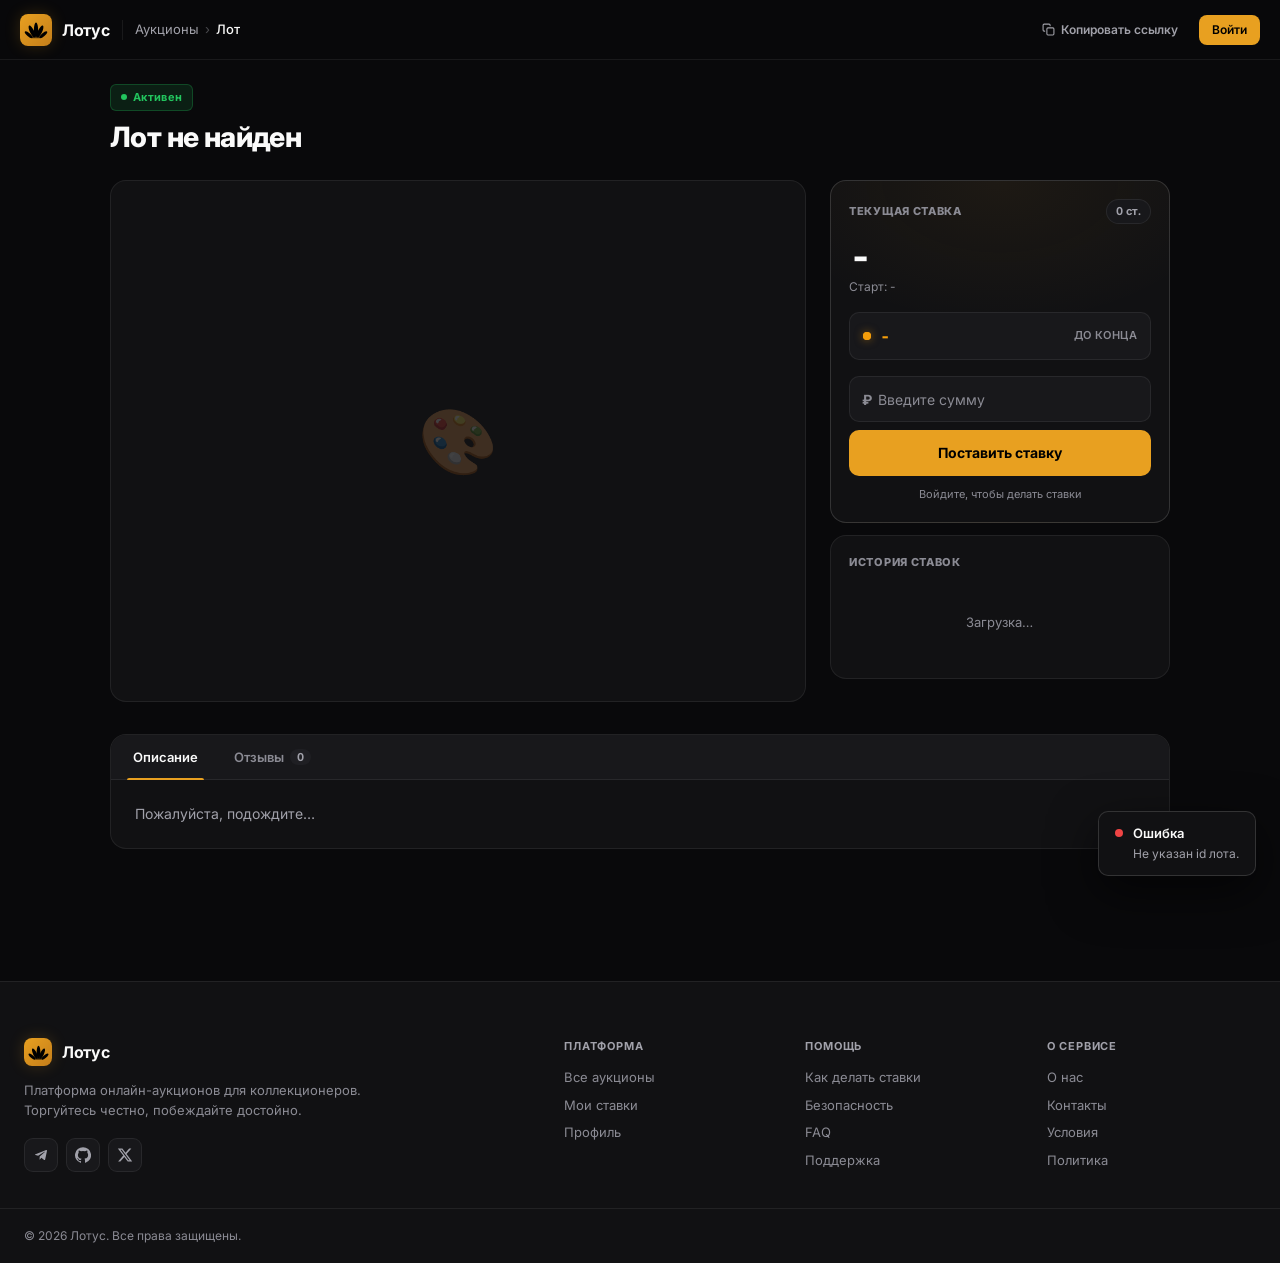
<file: templates/auction.html>
<!DOCTYPE html>
<html lang="ru">
<head>
  <meta charset="UTF-8">
  <meta name="viewport" content="width=device-width, initial-scale=1.0">
  <link rel="icon" href="/static/favicon.svg" type="image/svg+xml">
  <title>Лот - Лотус</title>
  <link rel="preconnect" href="https://fonts.googleapis.com">
  <link rel="preconnect" href="https://fonts.gstatic.com" crossorigin>
  <link href="https://fonts.googleapis.com/css2?family=Inter:wght@400;500;600;700;800&display=swap" rel="stylesheet">
  <link rel="stylesheet" href="/static/css/common.css">
  <link rel="stylesheet" href="/static/css/auction.css">
</head>
<body>

<!-- NAVBAR -->
<header class="navbar">
  <div class="nav-inner">
    <a class="nav-logo" href="index.html">
      <div class="nav-logo-icon"></div>
      <span class="nav-logo-text">Лотус</span>
    </a>
    <div class="nav-divider"></div>
    <div class="nav-crumb">
      <a href="index.html">Аукционы</a>
      <span class="nav-crumb-sep">›</span>
      <span class="nav-crumb-current" id="crumbTitle">Лот</span>
    </div>
    <div class="nav-right">
      <button class="btn btn-ghost btn-sm" id="copyLinkBtn" type="button">
        <svg width="13" height="13" viewBox="0 0 24 24" fill="none" stroke="currentColor" stroke-width="2" stroke-linecap="round" stroke-linejoin="round"><rect x="9" y="9" width="13" height="13" rx="2"/><path d="M5 15H4a2 2 0 0 1-2-2V4a2 2 0 0 1 2-2h9a2 2 0 0 1 2 2v1"/></svg>
        Копировать ссылку
      </button>
      <button class="notif-btn" id="notifBtn" style="display:none;" title="Уведомления">
        <svg width="15" height="15" viewBox="0 0 24 24" fill="none" stroke="currentColor" stroke-width="2" stroke-linecap="round" stroke-linejoin="round"><path d="M18 8A6 6 0 0 0 6 8c0 7-3 9-3 9h18s-3-2-3-9"/><path d="M13.73 21a2 2 0 0 1-3.46 0"/></svg>
        <span class="notif-badge" id="notifBadge" style="display:none;"></span>
      </button>
      <a class="nav-user" id="userProfile" style="display:none;" href="profile.html">
        <div class="nav-avatar" id="avatar">?</div>
        <div>
          <div class="nav-user-name" id="userName">-</div>
          <div class="nav-balance" id="userBalance"></div>
        </div>
      </a>
      <button class="btn btn-primary btn-sm" id="authBtn" onclick="goAuth()">Войти</button>

      <button class="nav-hamburger" type="button" onclick="document.getElementById('mobileNav').classList.add('open')">☰</button>
    </div>
  </div>
</header>

<!-- Mobile nav -->
<div class="mobile-nav" id="mobileNav" onclick="if(event.target===this)this.classList.remove('open')">
  <div class="mobile-nav-inner">
    <div class="mobile-nav-title">Лотус</div>
    <a class="mobile-nav-link" href="index.html">🏠 Аукционы</a>
    <a class="mobile-nav-link" href="my-bids.html">🎯 Мои ставки</a>
    <a class="mobile-nav-link" href="profile.html">👤 Профиль</a>
  </div>
</div>

<!-- Notification dropdown -->
<div class="notif-dropdown" id="notifDropdown">
  <div class="notif-header">
    <span class="notif-header-title">Уведомления</span>
    <button class="notif-mark-all" id="notifMarkAll">Прочитать все</button>
  </div>
  <div class="notif-list" id="notifList"></div>
</div>

<!-- ================================================================
     MAIN
     ================================================================ -->
<div class="page-wrap">

  <!-- LOT HEADER: badges + title + byline (hoisted above the columns) -->
  <header class="lot-header" id="lotInfoBlock">
    <div class="lot-meta-row">
      <div class="status-badge active" id="statusBadge">Активен</div>
      <div class="cat-badge" id="categoryBadge"></div>
      <button id="editLotBtn" onclick="openEditModal()" style="display:none;" class="btn btn-secondary btn-sm">Редактировать</button>
    </div>
    <h1 class="lot-title" id="title">Загрузка…</h1>
    <div class="lot-byline" id="lotByline"></div>
  </header>

  <!-- TOP: gallery + sidebar -->
  <div class="lot-top">

    <!-- LEFT: Gallery -->
    <div class="lot-gallery">
      <div class="lot-image-wrap" id="imageWrap">
        <span class="lot-image-placeholder" id="imgPlaceholder">🎨</span>
        <div class="lot-slides" id="lotSlides"></div>
        <button class="lot-nav lot-nav-prev" id="lotPrev" style="display:none;" onclick="lotSlide(-1)">‹</button>
        <button class="lot-nav lot-nav-next" id="lotNext" style="display:none;" onclick="lotSlide(1)">›</button>
        <div class="lot-dots" id="lotDots"></div>
        <div class="lot-counter" id="lotCounter" style="display:none;"></div>
      </div>
      <div class="lot-thumbs" id="lotThumbs"></div>
    </div>

    <!-- RIGHT: Sidebar -->
    <div class="lot-sidebar">

      <!-- Price + Timer card -->
      <div class="card price-card">
        <div class="bid-card-head">
          <div class="card-title" id="bidCardTitle">Текущая ставка</div>
          <span class="bid-count-pill"><span id="bidsCount">0</span> ст.</span>
        </div>
        <div class="price-hero">
          <span class="price-hero-val" id="currentPrice">-</span>
        </div>
        <div class="price-start" id="priceStartRow">Старт: <span id="startingPrice">-</span></div>
        <!-- Owner-only hint: how much actually lands on the seller's
             balance after the platform takes its cut. Hidden by default,
             flipped to display:flex from auction.js when the viewer is
             the lot's creator. -->
        <div class="seller-payout-hint" id="sellerPayoutHint" style="display:none;">
          <span class="seller-payout-label">К получению</span>
          <span class="seller-payout-val" id="sellerPayoutVal">-</span>
          <span class="seller-payout-note" id="sellerPayoutNote">после комиссии</span>
        </div>

        <div class="timer-row" id="timerRow">
          <span class="timer-pulse"></span>
          <span class="timer-val" id="timeLeft">-</span>
          <span class="timer-label">до конца</span>
        </div>

        <!-- BIN block -->
        <div id="binBlock" style="display:none;" class="bin-block">
          <div class="bin-label">Купить сразу</div>
          <div class="bin-price" id="binPriceDisplay">-</div>
          <button class="btn btn-primary" id="binBtn" onclick="buyNow()" style="width:100%;height:42px;font-size:14px;">Купить</button>
          <div id="binDivider" class="bin-divider">
            <div class="bin-divider-line"></div>
            <span class="bin-divider-text">или сделайте ставку</span>
            <div class="bin-divider-line"></div>
          </div>
        </div>

        <!-- Bid form -->
        <div class="bid-form" id="bidForm">
          <div class="bid-quick" id="bidQuick" style="display:none;">
            <button type="button" class="bid-quick-btn" data-bump="1"   onclick="bumpBid(1)">+1</button>
            <button type="button" class="bid-quick-btn" data-bump="5"   onclick="bumpBid(5)">+5</button>
            <button type="button" class="bid-quick-btn" data-bump="10"  onclick="bumpBid(10)">+10</button>
            <button type="button" class="bid-quick-btn" data-bump="50"  onclick="bumpBid(50)">+50</button>
            <button type="button" class="bid-quick-btn" data-bump="100" onclick="bumpBid(100)">+100</button>
          </div>
          <div class="bid-input-wrap">
            <span class="bid-currency">₽</span>
            <input class="bid-input" id="bidAmount" type="number" min="0" step="0.01" placeholder="Введите сумму">
            <div class="bid-num-stepper">
              <button type="button" class="bid-num-btn" data-step="up" tabindex="-1" aria-label="Увеличить">
                <svg width="10" height="6" viewBox="0 0 8 5" fill="none" stroke="currentColor" stroke-width="1.8" stroke-linecap="round" stroke-linejoin="round"><polyline points="1 4 4 1 7 4"/></svg>
              </button>
              <button type="button" class="bid-num-btn" data-step="down" tabindex="-1" aria-label="Уменьшить">
                <svg width="10" height="6" viewBox="0 0 8 5" fill="none" stroke="currentColor" stroke-width="1.8" stroke-linecap="round" stroke-linejoin="round"><polyline points="1 1 4 4 7 1"/></svg>
              </button>
            </div>
          </div>
          <button class="btn btn-primary bid-submit" id="bidBtn" onclick="placeBid()">Поставить ставку</button>
          <div class="bid-hint" id="bidHint">Войдите, чтобы делать ставки</div>
        </div>
      </div>

      <!-- Bids history -->
      <div class="card">
        <div class="card-title">История ставок</div>
        <div class="bids-list" id="bidsList">
          <div class="bids-empty">Загрузка…</div>
        </div>
      </div>

      <!-- Seller card -->
      <div class="seller-card" id="sellerCard" style="display:none;">
        <div class="seller-top">
          <div class="seller-avatar" id="sellerAvatar">?</div>
          <div>
            <a class="seller-name-link" id="sellerLink" href="#">-</a>
            <div class="seller-meta" id="sellerMeta">Продавец</div>
            <div class="seller-rating-row">
              <div class="stars" id="sellerStars"></div>
              <span class="rating-val" id="sellerRatingVal"></span>
              <span class="rating-count" id="sellerRatingCount"></span>
            </div>
          </div>
        </div>
        <div class="seller-stats">
          <div class="seller-stat">
            <div class="seller-stat-val" id="sellerLots">-</div>
            <div class="seller-stat-lbl">Лотов</div>
          </div>
          <div class="seller-stat">
            <div class="seller-stat-val" id="sellerSubs">-</div>
            <div class="seller-stat-lbl">Подписчиков</div>
          </div>
          <div class="seller-stat">
            <div class="seller-stat-val" id="sellerReviews">-</div>
            <div class="seller-stat-lbl">Отзывов</div>
          </div>
        </div>
        <button class="sub-btn" id="subBtn" onclick="toggleSubscription()" style="display:none;">
          <svg width="13" height="13" viewBox="0 0 24 24" fill="none" stroke="currentColor" stroke-width="2.5" stroke-linecap="round" stroke-linejoin="round"><path d="M16 21v-2a4 4 0 0 0-4-4H6a4 4 0 0 0-4 4v2"/><circle cx="9" cy="7" r="4"/><line x1="19" y1="8" x2="19" y2="14"/><line x1="22" y1="11" x2="16" y2="11"/></svg>
          <span id="subBtnText">Подписаться</span>
        </button>
      </div>

    </div>
  </div>

  <!-- WINNER (shown only when the auction is finished) -->
  <div class="winner-block" id="winnerBlock" style="display:none;">
    <div class="winner-icon">🏆</div>
    <div>
      <div class="winner-label">Победитель</div>
      <div class="winner-name" id="winnerName">-</div>
    </div>
  </div>

  <!-- TABS: Description / Reviews -->
  <div class="lot-tabs">
    <div class="tabs-nav" role="tablist">
      <button class="lot-tab-btn active" type="button" role="tab" data-tab="desc"
              onclick="switchLotTab('desc')">Описание</button>
      <button class="lot-tab-btn" type="button" role="tab" data-tab="reviews"
              onclick="switchLotTab('reviews')">
        Отзывы <span class="tab-count" id="reviewsTabCount">0</span>
      </button>
    </div>

    <!-- Tab: Description -->
    <div class="tab-panel active" id="tab-desc" role="tabpanel">
      <p class="lot-desc" id="description">Пожалуйста, подождите…</p>
    </div>

    <!-- Tab: Reviews -->
    <div class="tab-panel" id="tab-reviews" role="tabpanel">
      <div class="reviews-section" id="reviewsSection">
        <div class="reviews-head">
          <div class="section-title">Отзывы о продавце</div>
          <a id="allReviewsLink" href="#" style="display:none;" class="card-link">Профиль продавца →</a>
        </div>
        <div class="reviews-summary" id="reviewsSummary" style="display:none;">
          <div class="reviews-big-score">
            <div class="reviews-big-num" id="revAvg">-</div>
            <div class="reviews-big-stars" id="revBigStars"></div>
            <div class="reviews-big-count" id="revCount"></div>
          </div>
          <div class="reviews-bars" id="revBars"></div>
        </div>

        <!-- Star-filter pills -->
        <div class="rev-filter" id="revFilter" style="display:none;">
          <button class="rev-pill rev-pill-toggle" type="button" id="revPillThisLot" onclick="toggleThisLotOnly()">
            <span class="rev-pill-check"
                  ><svg viewBox="0 0 16 16" fill="none" stroke="currentColor" stroke-width="2.5" stroke-linecap="round" stroke-linejoin="round"><polyline points="3 8 7 12 13 4"/></svg></span>
            Об этом лоте <span class="rev-pill-count" id="revPillThisLotCount">0</span>
          </button>
          <span class="rev-filter-sep"></span>
          <button class="rev-pill active" data-rating="all" type="button" onclick="filterReviewsByRating('all',this)">
            Все <span class="rev-pill-count" id="revPillAll">0</span>
          </button>
          <button class="rev-pill" data-rating="5" type="button" onclick="filterReviewsByRating(5,this)">
            5<span class="rev-pill-star">★</span> <span class="rev-pill-count" id="revPill5">0</span>
          </button>
          <button class="rev-pill" data-rating="4" type="button" onclick="filterReviewsByRating(4,this)">
            4<span class="rev-pill-star">★</span> <span class="rev-pill-count" id="revPill4">0</span>
          </button>
          <button class="rev-pill" data-rating="3" type="button" onclick="filterReviewsByRating(3,this)">
            3<span class="rev-pill-star">★</span> <span class="rev-pill-count" id="revPill3">0</span>
          </button>
          <button class="rev-pill" data-rating="2" type="button" onclick="filterReviewsByRating(2,this)">
            2<span class="rev-pill-star">★</span> <span class="rev-pill-count" id="revPill2">0</span>
          </button>
          <button class="rev-pill" data-rating="1" type="button" onclick="filterReviewsByRating(1,this)">
            1<span class="rev-pill-star">★</span> <span class="rev-pill-count" id="revPill1">0</span>
          </button>
        </div>

        <div class="review-list" id="reviewList"></div>
        <div class="review-form" id="reviewForm" style="display:none;">
          <div class="review-form-title">Оставить отзыв</div>
          <div class="star-picker" id="starPicker">
            <span class="star-pick" data-val="1">★</span>
            <span class="star-pick" data-val="2">★</span>
            <span class="star-pick" data-val="3">★</span>
            <span class="star-pick" data-val="4">★</span>
            <span class="star-pick" data-val="5">★</span>
          </div>
          <textarea class="review-ta" id="reviewText" maxlength="1000"
                    placeholder="Расскажите о своём опыте работы с продавцом…"
                    oninput="updateReviewCounter()"></textarea>
          <div class="review-form-footer">
            <span class="review-char-count" id="reviewCharCount">0 / 1000</span>
            <button class="btn btn-primary btn-sm" onclick="submitReview()">Опубликовать отзыв</button>
          </div>
        </div>
      </div>
    </div>
  </div>

  <!-- Hidden elements kept for compatibility with the old JS (sync targets) -->
  <span id="currentPrice2" hidden></span>
  <span id="startingPrice2" hidden></span>
  <span id="timeLeft2" hidden></span>
  <span id="bidsCount2" hidden></span>

</div><!-- /.page-wrap -->

<!-- Edit Lot Modal -->
<div class="edit-modal-overlay" id="editModal" style="display:none;">
  <div class="edit-modal-box">
    <div class="edit-modal-head">
      <div>
        <div class="edit-modal-title">✏️ Редактировать лот</div>
        <div class="edit-modal-sub">Изменения доступны пока нет ставок</div>
      </div>
      <button class="modal-close" type="button" onclick="closeEditModal()">✕</button>
    </div>

    <div class="error-box" id="editError"></div>

    <div class="edit-modal-fields">
      <div class="form-group m-0">
        <label class="form-label">Название</label>
        <input type="text" class="form-input" id="editTitle">
      </div>

      <div class="form-group m-0">
        <label class="form-label">Описание</label>
        <textarea class="form-input" id="editDescription" rows="3"></textarea>
      </div>

      <div class="form-group m-0">
        <label class="form-label">Категория</label>
        <div style="display:flex;flex-direction:column;gap:6px;">
          <select class="form-input" id="editCategoryParent"><option value="">- Выберите категорию -</option></select>
          <select class="form-input" id="editCategory" style="display:none;"><option value="">- Вся категория -</option></select>
        </div>
      </div>

      <div class="edit-field-row" id="editPriceBlock">
        <div class="form-group" id="editStartPriceWrap" style="margin:0;">
          <label class="form-label">Стартовая цена (₽)</label>
          <input type="number" class="form-input" id="editPrice" min="1" step="0.01">
          <div class="payout-hint" id="editPricePayout" hidden></div>
        </div>
        <div class="form-group" id="editBinPriceBlock" style="margin:0;">
          <label class="form-label">Цена BIN (₽)</label>
          <input type="number" class="form-input" id="editBinPrice" min="1" step="0.01">
          <div class="payout-hint" id="editBinPricePayout" hidden></div>
        </div>
      </div>

      <div class="form-group" id="editExtendBlock" style="margin:0;">
        <label class="form-label">Продлить аукцион</label>
        <div class="edit-extend-row">
          <button type="button" class="btn btn-secondary" onclick="setExtend(30)">+30 мин</button>
          <button type="button" class="btn btn-secondary" onclick="setExtend(60)">+1 час</button>
          <button type="button" class="btn btn-secondary" onclick="setExtend(1440)">+1 день</button>
          <input type="number" id="editExtend" min="1" max="10080" placeholder="мин вручную">
        </div>
      </div>

      <div class="form-group m-0">
        <label class="form-label">Фотографии</label>
        <div class="multi-img-preview" id="editImgPreview"></div>
        <label for="editImageFile" class="multi-img-add" style="margin-top:8px;">
          <svg width="14" height="14" viewBox="0 0 24 24" fill="none" stroke="currentColor" stroke-width="2.5"><line x1="12" y1="5" x2="12" y2="19"/><line x1="5" y1="12" x2="19" y2="12"/></svg>
          Добавить фото
        </label>
        <input type="file" id="editImageFile" accept="image/*" multiple style="display:none;">
        <div style="font-size:11px;color:var(--text-3);margin-top:5px;">Первое фото - обложка. До 5 изображений.</div>
      </div>
    </div>

    <div class="edit-modal-footer">
      <button type="button" class="btn btn-secondary" onclick="closeEditModal()">Отмена</button>
      <button type="button" class="btn btn-primary" id="editSaveBtn" onclick="saveEdit()" style="min-width:130px;">Сохранить</button>
    </div>
  </div>
</div>

<!-- ================================================================
     FOOTER
     ================================================================ -->
<footer class="site-footer">
  <div class="footer-inner">
    <div class="footer-brand">
      <div class="footer-logo">
        <div class="nav-logo-icon"></div>
        <span class="footer-logo-text">Лотус</span>
      </div>
      <p class="footer-tagline">
        Платформа онлайн-аукционов для коллекционеров.<br>
        Торгуйтесь честно, побеждайте достойно.
      </p>
      <div class="footer-social">
        <a class="footer-soc" href="#" aria-label="Telegram"><svg width="16" height="16" viewBox="0 0 24 24" fill="currentColor"><path d="M9.78 18.65l.28-4.23 7.68-6.92c.34-.31-.07-.46-.52-.19L7.74 13.3 3.64 12c-.88-.25-.89-.86.2-1.3l15.97-6.16c.73-.33 1.43.18 1.15 1.3l-2.72 12.81c-.19.91-.74 1.13-1.5.71L12.6 16.3l-1.99 1.93c-.23.23-.42.42-.83.42z"/></svg></a>
        <a class="footer-soc" href="#" aria-label="GitHub"><svg width="16" height="16" viewBox="0 0 24 24" fill="currentColor"><path d="M12 .3a12 12 0 0 0-3.8 23.38c.6.12.83-.26.83-.57v-2c-3.34.72-4.04-1.61-4.04-1.61-.55-1.39-1.34-1.76-1.34-1.76-1.08-.74.09-.73.09-.73 1.2.09 1.83 1.24 1.83 1.24 1.07 1.83 2.81 1.3 3.5 1 .1-.78.42-1.31.76-1.61-2.66-.3-5.47-1.34-5.47-5.93 0-1.31.47-2.38 1.24-3.22-.13-.3-.54-1.52.11-3.18 0 0 1-.32 3.3 1.23a11.5 11.5 0 0 1 6 0c2.3-1.55 3.3-1.23 3.3-1.23.66 1.66.25 2.88.13 3.18a4.65 4.65 0 0 1 1.23 3.22c0 4.6-2.81 5.62-5.48 5.92.42.36.81 1.1.81 2.22v3.29c0 .31.22.69.83.57A12 12 0 0 0 12 .3z"/></svg></a>
        <a class="footer-soc" href="#" aria-label="Twitter"><svg width="16" height="16" viewBox="0 0 24 24" fill="currentColor"><path d="M18.244 2.25h3.308l-7.227 8.26 8.502 11.24H16.17l-5.214-6.817L4.99 21.75H1.68l7.73-8.835L1.254 2.25H8.08l4.713 6.231zm-1.161 17.52h1.833L7.084 4.126H5.117z"/></svg></a>
      </div>
    </div>

    <div class="footer-cols">
      <div class="footer-col">
        <div class="footer-col-title">Платформа</div>
        <a class="footer-link" href="index.html">Все аукционы</a>
        <a class="footer-link" href="my-bids.html">Мои ставки</a>
        <a class="footer-link" href="profile.html">Профиль</a>
      </div>
      <div class="footer-col">
        <div class="footer-col-title">Помощь</div>
        <a class="footer-link" href="#" onclick="event.preventDefault();comingSoon('Как делать ставки')">Как делать ставки</a>
        <a class="footer-link" href="#" onclick="event.preventDefault();comingSoon('Безопасность')">Безопасность</a>
        <a class="footer-link" href="#" onclick="event.preventDefault();comingSoon('FAQ')">FAQ</a>
        <a class="footer-link" href="#" onclick="event.preventDefault();comingSoon('Поддержка')">Поддержка</a>
      </div>
      <div class="footer-col">
        <div class="footer-col-title">О сервисе</div>
        <a class="footer-link" href="#" onclick="event.preventDefault();comingSoon('О нас')">О нас</a>
        <a class="footer-link" href="#" onclick="event.preventDefault();comingSoon('Контакты')">Контакты</a>
        <a class="footer-link" href="#" onclick="event.preventDefault();comingSoon('Условия')">Условия</a>
        <a class="footer-link" href="#" onclick="event.preventDefault();comingSoon('Политика')">Политика</a>
      </div>
    </div>
  </div>

  <div class="footer-bottom">
    <div class="footer-bottom-inner">
      <span class="footer-copy">© 2026 Лотус. Все права защищены.</span>
    </div>
  </div>
</footer>

  <!-- Lightbox: открывается по клику на фото в галерее лота.
       Поддерживает зум (колесом / кнопками), панорамирование при зуме,
       навигацию стрелками / клавишами, закрытие на Esc / клике по фону. -->
  <div class="lot-lightbox" id="lotLightbox" hidden>
    <button class="lb-btn lb-close" type="button" onclick="closeLightbox()" aria-label="Закрыть">
      <svg width="22" height="22" viewBox="0 0 24 24" fill="none" stroke="currentColor" stroke-width="2.5" stroke-linecap="round" stroke-linejoin="round"><line x1="18" y1="6" x2="6" y2="18"/><line x1="6" y1="6" x2="18" y2="18"/></svg>
    </button>
    <button class="lb-btn lb-nav lb-prev" type="button" onclick="lbSlide(-1)" aria-label="Предыдущее">
      <svg width="28" height="28" viewBox="0 0 24 24" fill="none" stroke="currentColor" stroke-width="2.5" stroke-linecap="round" stroke-linejoin="round"><polyline points="15 18 9 12 15 6"/></svg>
    </button>
    <button class="lb-btn lb-nav lb-next" type="button" onclick="lbSlide(1)" aria-label="Следующее">
      <svg width="28" height="28" viewBox="0 0 24 24" fill="none" stroke="currentColor" stroke-width="2.5" stroke-linecap="round" stroke-linejoin="round"><polyline points="9 18 15 12 9 6"/></svg>
    </button>
    <div class="lb-stage" id="lbStage">
      <img class="lb-img" id="lbImg" alt="" draggable="false">
    </div>
    <div class="lb-controls">
      <button class="lb-btn" type="button" onclick="lbZoom(-0.25)" aria-label="Уменьшить">
        <svg width="18" height="18" viewBox="0 0 24 24" fill="none" stroke="currentColor" stroke-width="2.5" stroke-linecap="round" stroke-linejoin="round"><line x1="5" y1="12" x2="19" y2="12"/></svg>
      </button>
      <span class="lb-zoom-label" id="lbZoomLabel">100%</span>
      <button class="lb-btn" type="button" onclick="lbZoom(0.25)" aria-label="Увеличить">
        <svg width="18" height="18" viewBox="0 0 24 24" fill="none" stroke="currentColor" stroke-width="2.5" stroke-linecap="round" stroke-linejoin="round"><line x1="12" y1="5" x2="12" y2="19"/><line x1="5" y1="12" x2="19" y2="12"/></svg>
      </button>
      <button class="lb-btn" type="button" onclick="lbZoomReset()" aria-label="Сбросить">
        <svg width="18" height="18" viewBox="0 0 24 24" fill="none" stroke="currentColor" stroke-width="2.5" stroke-linecap="round" stroke-linejoin="round"><path d="M3 12a9 9 0 1 0 3-6.7"/><polyline points="3 4 3 10 9 10"/></svg>
      </button>
    </div>
    <div class="lb-counter" id="lbCounter"></div>
  </div>

  <script src="/static/js/common.js"></script>
  <script src="/static/js/auction.js"></script>
</body>
</html>
</file>
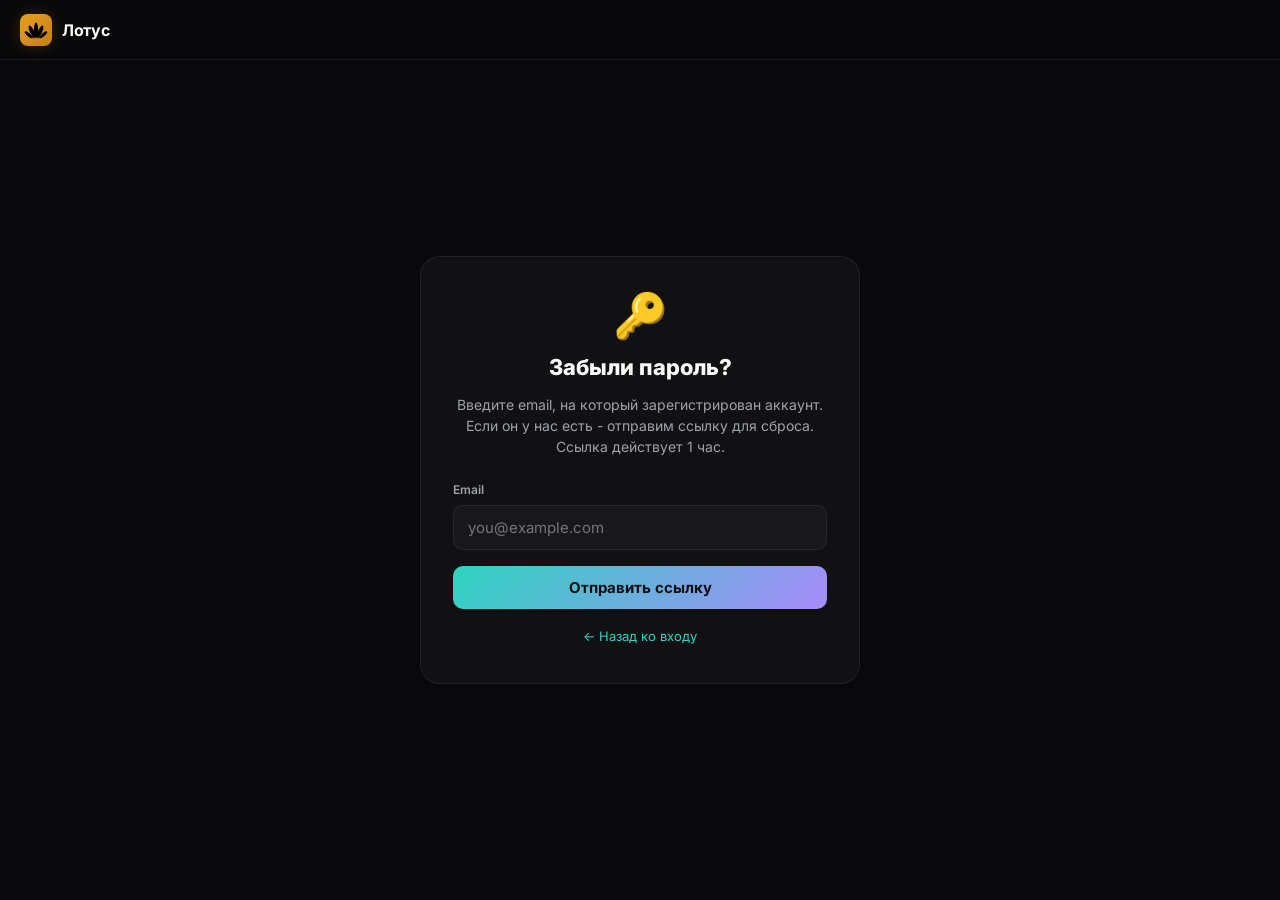
<file: templates/forgot-password.html>
<!DOCTYPE html>
<html lang="ru">
<head>
  <meta charset="UTF-8">
  <meta name="viewport" content="width=device-width, initial-scale=1.0">
  <link rel="icon" href="/static/favicon.svg" type="image/svg+xml">
  <title>Сброс пароля - Лотус</title>
  <link rel="preconnect" href="https://fonts.googleapis.com">
  <link rel="preconnect" href="https://fonts.gstatic.com" crossorigin>
  <link href="https://fonts.googleapis.com/css2?family=Inter:wght@400;500;600;700;800&display=swap" rel="stylesheet">
  <link rel="stylesheet" href="/static/css/common.css">
  <style>
    .pw-reset-wrap {
      min-height: calc(100vh - 80px);
      display: flex;
      align-items: center;
      justify-content: center;
      padding: 40px 20px;
    }
    .pw-reset-card {
      max-width: 440px;
      width: 100%;
      background: var(--bg-2, #0f1722);
      border: 1px solid var(--border, #223147);
      border-radius: 20px;
      padding: 36px 32px;
    }
    .pw-reset-icon {
      font-size: 44px;
      text-align: center;
      margin-bottom: 14px;
      line-height: 1;
    }
    .pw-reset-title {
      font-size: 22px;
      font-weight: 800;
      text-align: center;
      margin: 0 0 10px 0;
      color: var(--text-1, #eaf2ff);
    }
    .pw-reset-hint {
      color: var(--text-2, #9fb0c2);
      line-height: 1.5;
      text-align: center;
      margin: 0 0 24px 0;
      font-size: 14px;
    }
    .pw-reset-field {
      display: flex;
      flex-direction: column;
      gap: 6px;
      margin-bottom: 16px;
    }
    .pw-reset-label {
      font-size: 12px;
      font-weight: 600;
      color: var(--text-2, #9fb0c2);
    }
    .pw-reset-input {
      width: 100%;
      padding: 12px 14px;
      background: var(--bg-3, #151f2e);
      border: 1px solid var(--border, #223147);
      border-radius: 10px;
      color: var(--text-1, #eaf2ff);
      font-size: 15px;
      font-family: inherit;
    }
    .pw-reset-btn {
      width: 100%;
      padding: 12px;
      background: linear-gradient(135deg, #2dd4bf, #a78bfa);
      color: #0b0f14;
      border: 0;
      border-radius: 10px;
      font-weight: 700;
      font-size: 15px;
      cursor: pointer;
    }
    .pw-reset-btn:disabled { opacity: 0.6; cursor: not-allowed; }
    .pw-reset-msg {
      margin-top: 14px;
      padding: 10px 12px;
      border-radius: 8px;
      font-size: 13px;
      line-height: 1.45;
      display: none;
    }
    .pw-reset-msg.ok { background: rgba(34,197,94,0.1); color: #22c55e; display: block; }
    .pw-reset-msg.err { background: rgba(239,68,68,0.1); color: #ef4444; display: block; }
    .pw-reset-footer {
      margin-top: 18px;
      text-align: center;
      font-size: 13px;
    }
    .pw-reset-footer a { color: #2dd4bf; text-decoration: none; }
    .pw-reset-footer a:hover { text-decoration: underline; }
  </style>
</head>
<body>

<header class="navbar">
  <div class="nav-inner">
    <a class="nav-logo" href="index.html">
      <div class="nav-logo-icon"></div>
      <span class="nav-logo-text">Лотус</span>
    </a>
    <div class="flex-1"></div>
  </div>
</header>

<div class="pw-reset-wrap">
  <form class="pw-reset-card" id="forgotForm">
    <div class="pw-reset-icon">🔑</div>
    <div class="pw-reset-title">Забыли пароль?</div>
    <div class="pw-reset-hint">
      Введите email, на который зарегистрирован аккаунт. Если он у нас
      есть - отправим ссылку для сброса. Ссылка действует 1 час.
    </div>
    <div class="pw-reset-field">
      <label class="pw-reset-label" for="forgotEmail">Email</label>
      <input class="pw-reset-input" id="forgotEmail" type="email" required autocomplete="email" placeholder="you@example.com">
    </div>
    <button class="pw-reset-btn" id="forgotSubmit" type="submit">Отправить ссылку</button>
    <div class="pw-reset-msg" id="forgotMsg"></div>
    <div class="pw-reset-footer">
      <a href="index.html">← Назад ко входу</a>
    </div>
  </form>
</div>

<script src="/static/js/common.js"></script>
<script src="/static/js/forgot-password.js"></script>
</body>
</html>
</file>
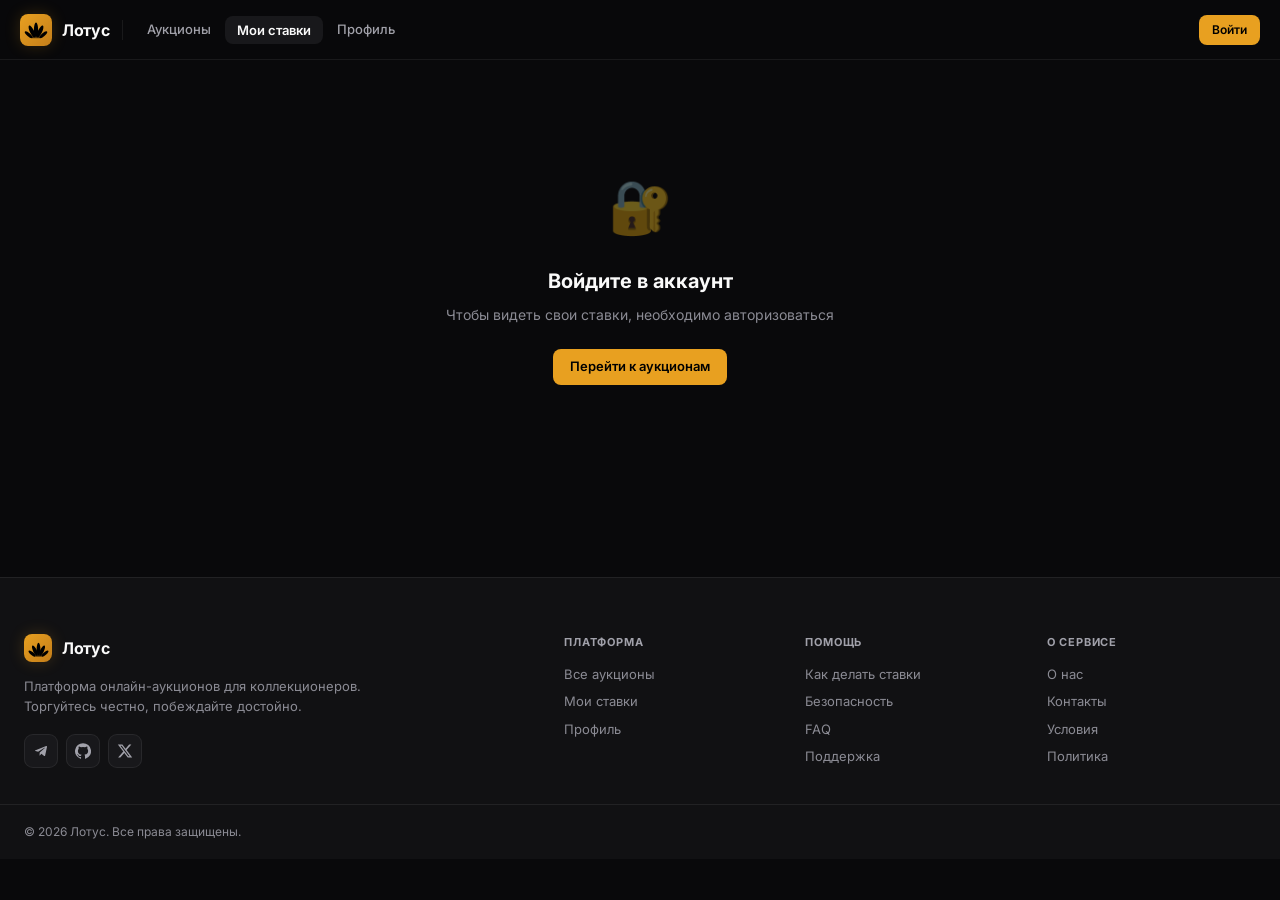
<file: templates/my-bids.html>
<!DOCTYPE html>
<html lang="ru">
<head>
  <meta charset="UTF-8">
  <meta name="viewport" content="width=device-width, initial-scale=1.0">
  <link rel="icon" href="/static/favicon.svg" type="image/svg+xml">
  <title>Мои ставки - Лотус</title>
  <link rel="preconnect" href="https://fonts.googleapis.com">
  <link rel="preconnect" href="https://fonts.gstatic.com" crossorigin>
  <link href="https://fonts.googleapis.com/css2?family=Inter:wght@400;500;600;700&display=swap" rel="stylesheet">
  <link rel="stylesheet" href="/static/css/common.css">
  <link rel="stylesheet" href="/static/css/my-bids.css">
</head>
<body>

<header class="navbar">
  <div class="nav-inner">
    <a class="nav-logo" href="index.html">
      <div class="nav-logo-icon"></div>
      <span class="nav-logo-text">Лотус</span>
    </a>

    <div class="nav-divider"></div>

    <nav class="nav-links">
      <a class="nav-link" href="index.html">Аукционы</a>
      <button class="nav-link active">Мои ставки</button>
      <a class="nav-link" href="profile.html">Профиль</a>
    </nav>

    <div class="nav-spacer"></div>

    <div class="nav-right">
      <button class="notif-btn" id="notifBtn" style="display:none;" title="Уведомления">
        <svg width="15" height="15" viewBox="0 0 24 24" fill="none" stroke="currentColor" stroke-width="2" stroke-linecap="round" stroke-linejoin="round"><path d="M18 8A6 6 0 0 0 6 8c0 7-3 9-3 9h18s-3-2-3-9"/><path d="M13.73 21a2 2 0 0 1-3.46 0"/></svg>
        <span class="notif-badge" id="notifBadge" style="display:none;"></span>
      </button>

      <a class="nav-user" id="userProfile" style="display:none;" href="profile.html">
        <div class="nav-avatar" id="userAvatar">?</div>
        <div>
          <div class="nav-user-name" id="userName">-</div>
          <div class="nav-balance"><span id="userBalance">0</span> ₽</div>
        </div>
      </a>

      <button class="btn btn-primary btn-sm" id="guestBtn" onclick="window.location.href='index.html'" style="display:none;">Войти</button>

      <button class="nav-hamburger" type="button" onclick="document.getElementById('mobileNav').classList.add('open')">☰</button>
    </div>
  </div>
</header>

<!-- Notification dropdown -->
<div class="notif-dropdown" id="notifDropdown">
  <div class="notif-header">
    <span class="notif-header-title">Уведомления</span>
    <button class="notif-mark-all" id="notifMarkAll">Прочитать все</button>
  </div>
  <div class="notif-list" id="notifList"></div>
</div>

<!-- Mobile nav -->
<div class="mobile-nav" id="mobileNav" onclick="if(event.target===this)this.classList.remove('open')">
  <div class="mobile-nav-inner">
    <div class="mobile-nav-title">Лотус</div>
    <a class="mobile-nav-link" href="index.html">🏠 Аукционы</a>
    <a class="mobile-nav-link active" href="my-bids.html">🎯 Мои ставки</a>
    <a class="mobile-nav-link" href="profile.html">👤 Профиль</a>
  </div>
</div>

<main class="page" id="mainContent">
  <!-- Populated by JS -->
</main>

<!-- ================================================================
     FOOTER
     ================================================================ -->
<footer class="site-footer">
  <div class="footer-inner">
    <div class="footer-brand">
      <div class="footer-logo">
        <div class="nav-logo-icon"></div>
        <span class="footer-logo-text">Лотус</span>
      </div>
      <p class="footer-tagline">
        Платформа онлайн-аукционов для коллекционеров.<br>
        Торгуйтесь честно, побеждайте достойно.
      </p>
      <div class="footer-social">
        <a class="footer-soc" href="#" aria-label="Telegram"><svg width="16" height="16" viewBox="0 0 24 24" fill="currentColor"><path d="M9.78 18.65l.28-4.23 7.68-6.92c.34-.31-.07-.46-.52-.19L7.74 13.3 3.64 12c-.88-.25-.89-.86.2-1.3l15.97-6.16c.73-.33 1.43.18 1.15 1.3l-2.72 12.81c-.19.91-.74 1.13-1.5.71L12.6 16.3l-1.99 1.93c-.23.23-.42.42-.83.42z"/></svg></a>
        <a class="footer-soc" href="#" aria-label="GitHub"><svg width="16" height="16" viewBox="0 0 24 24" fill="currentColor"><path d="M12 .3a12 12 0 0 0-3.8 23.38c.6.12.83-.26.83-.57v-2c-3.34.72-4.04-1.61-4.04-1.61-.55-1.39-1.34-1.76-1.34-1.76-1.08-.74.09-.73.09-.73 1.2.09 1.83 1.24 1.83 1.24 1.07 1.83 2.81 1.3 3.5 1 .1-.78.42-1.31.76-1.61-2.66-.3-5.47-1.34-5.47-5.93 0-1.31.47-2.38 1.24-3.22-.13-.3-.54-1.52.11-3.18 0 0 1-.32 3.3 1.23a11.5 11.5 0 0 1 6 0c2.3-1.55 3.3-1.23 3.3-1.23.66 1.66.25 2.88.13 3.18a4.65 4.65 0 0 1 1.23 3.22c0 4.6-2.81 5.62-5.48 5.92.42.36.81 1.1.81 2.22v3.29c0 .31.22.69.83.57A12 12 0 0 0 12 .3z"/></svg></a>
        <a class="footer-soc" href="#" aria-label="Twitter"><svg width="16" height="16" viewBox="0 0 24 24" fill="currentColor"><path d="M18.244 2.25h3.308l-7.227 8.26 8.502 11.24H16.17l-5.214-6.817L4.99 21.75H1.68l7.73-8.835L1.254 2.25H8.08l4.713 6.231zm-1.161 17.52h1.833L7.084 4.126H5.117z"/></svg></a>
      </div>
    </div>

    <div class="footer-cols">
      <div class="footer-col">
        <div class="footer-col-title">Платформа</div>
        <a class="footer-link" href="index.html">Все аукционы</a>
        <a class="footer-link" href="my-bids.html">Мои ставки</a>
        <a class="footer-link" href="profile.html">Профиль</a>
      </div>
      <div class="footer-col">
        <div class="footer-col-title">Помощь</div>
        <a class="footer-link" href="#" onclick="event.preventDefault();comingSoon('Как делать ставки')">Как делать ставки</a>
        <a class="footer-link" href="#" onclick="event.preventDefault();comingSoon('Безопасность')">Безопасность</a>
        <a class="footer-link" href="#" onclick="event.preventDefault();comingSoon('FAQ')">FAQ</a>
        <a class="footer-link" href="#" onclick="event.preventDefault();comingSoon('Поддержка')">Поддержка</a>
      </div>
      <div class="footer-col">
        <div class="footer-col-title">О сервисе</div>
        <a class="footer-link" href="#" onclick="event.preventDefault();comingSoon('О нас')">О нас</a>
        <a class="footer-link" href="#" onclick="event.preventDefault();comingSoon('Контакты')">Контакты</a>
        <a class="footer-link" href="#" onclick="event.preventDefault();comingSoon('Условия')">Условия</a>
        <a class="footer-link" href="#" onclick="event.preventDefault();comingSoon('Политика')">Политика</a>
      </div>
    </div>
  </div>

  <div class="footer-bottom">
    <div class="footer-bottom-inner">
      <span class="footer-copy">© 2026 Лотус. Все права защищены.</span>
    </div>
  </div>
</footer>

<!-- Notification Bell JS -->
  <script src="/static/js/common.js"></script>
  <script src="/static/js/my-bids.js"></script>
</body>
</html>
</file>
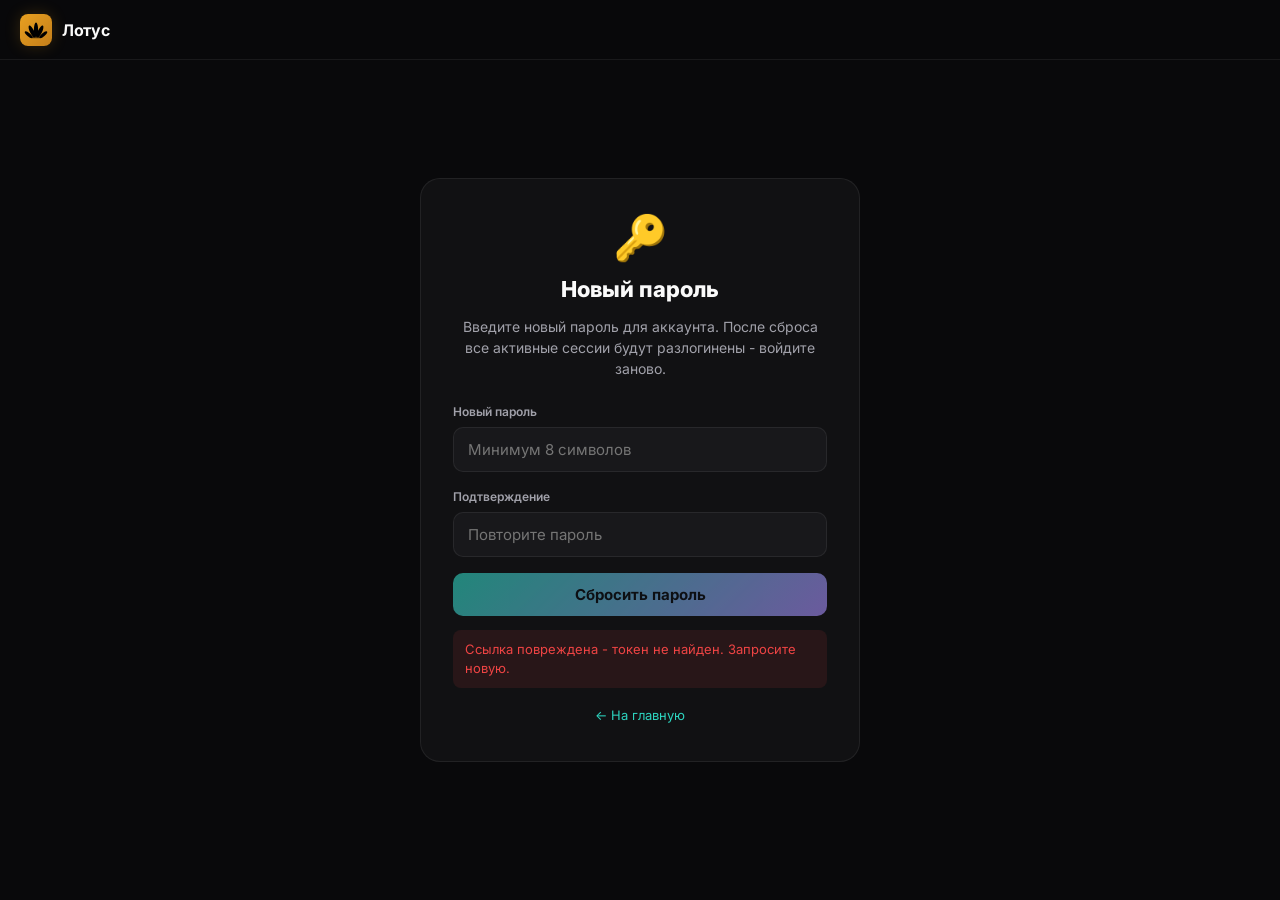
<file: templates/password-reset.html>
<!DOCTYPE html>
<html lang="ru">
<head>
  <meta charset="UTF-8">
  <meta name="viewport" content="width=device-width, initial-scale=1.0">
  <link rel="icon" href="/static/favicon.svg" type="image/svg+xml">
  <title>Новый пароль - Лотус</title>
  <link rel="preconnect" href="https://fonts.googleapis.com">
  <link rel="preconnect" href="https://fonts.gstatic.com" crossorigin>
  <link href="https://fonts.googleapis.com/css2?family=Inter:wght@400;500;600;700;800&display=swap" rel="stylesheet">
  <link rel="stylesheet" href="/static/css/common.css">
  <style>
    .pw-reset-wrap {
      min-height: calc(100vh - 80px);
      display: flex;
      align-items: center;
      justify-content: center;
      padding: 40px 20px;
    }
    .pw-reset-card {
      max-width: 440px;
      width: 100%;
      background: var(--bg-2, #0f1722);
      border: 1px solid var(--border, #223147);
      border-radius: 20px;
      padding: 36px 32px;
    }
    .pw-reset-icon {
      font-size: 44px;
      text-align: center;
      margin-bottom: 14px;
      line-height: 1;
    }
    .pw-reset-title {
      font-size: 22px;
      font-weight: 800;
      text-align: center;
      margin: 0 0 10px 0;
      color: var(--text-1, #eaf2ff);
    }
    .pw-reset-hint {
      color: var(--text-2, #9fb0c2);
      line-height: 1.5;
      text-align: center;
      margin: 0 0 24px 0;
      font-size: 14px;
    }
    .pw-reset-field {
      display: flex;
      flex-direction: column;
      gap: 6px;
      margin-bottom: 16px;
    }
    .pw-reset-label {
      font-size: 12px;
      font-weight: 600;
      color: var(--text-2, #9fb0c2);
    }
    .pw-reset-input {
      width: 100%;
      padding: 12px 14px;
      background: var(--bg-3, #151f2e);
      border: 1px solid var(--border, #223147);
      border-radius: 10px;
      color: var(--text-1, #eaf2ff);
      font-size: 15px;
      font-family: inherit;
    }
    .pw-reset-btn {
      width: 100%;
      padding: 12px;
      background: linear-gradient(135deg, #2dd4bf, #a78bfa);
      color: #0b0f14;
      border: 0;
      border-radius: 10px;
      font-weight: 700;
      font-size: 15px;
      cursor: pointer;
    }
    .pw-reset-btn:disabled { opacity: 0.6; cursor: not-allowed; }
    .pw-reset-msg {
      margin-top: 14px;
      padding: 10px 12px;
      border-radius: 8px;
      font-size: 13px;
      line-height: 1.45;
      display: none;
    }
    .pw-reset-msg.ok { background: rgba(34,197,94,0.1); color: #22c55e; display: block; }
    .pw-reset-msg.err { background: rgba(239,68,68,0.1); color: #ef4444; display: block; }
    .pw-reset-footer {
      margin-top: 18px;
      text-align: center;
      font-size: 13px;
    }
    .pw-reset-footer a { color: #2dd4bf; text-decoration: none; }
    .pw-reset-footer a:hover { text-decoration: underline; }
  </style>
</head>
<body>

<header class="navbar">
  <div class="nav-inner">
    <a class="nav-logo" href="index.html">
      <div class="nav-logo-icon"></div>
      <span class="nav-logo-text">Лотус</span>
    </a>
    <div class="flex-1"></div>
  </div>
</header>

<div class="pw-reset-wrap">
  <form class="pw-reset-card" id="resetForm">
    <div class="pw-reset-icon">🔑</div>
    <div class="pw-reset-title">Новый пароль</div>
    <div class="pw-reset-hint" id="resetHint">
      Введите новый пароль для аккаунта. После сброса все активные
      сессии будут разлогинены - войдите заново.
    </div>
    <div class="pw-reset-field">
      <label class="pw-reset-label" for="newPassword">Новый пароль</label>
      <input class="pw-reset-input" id="newPassword" type="password" required minlength="8" maxlength="128" autocomplete="new-password" placeholder="Минимум 8 символов">
    </div>
    <div class="pw-reset-field">
      <label class="pw-reset-label" for="confirmPassword">Подтверждение</label>
      <input class="pw-reset-input" id="confirmPassword" type="password" required minlength="8" maxlength="128" autocomplete="new-password" placeholder="Повторите пароль">
    </div>
    <button class="pw-reset-btn" id="resetSubmit" type="submit">Сбросить пароль</button>
    <div class="pw-reset-msg" id="resetMsg"></div>
    <div class="pw-reset-footer">
      <a href="index.html">← На главную</a>
    </div>
  </form>
</div>

<script src="/static/js/common.js"></script>
<script src="/static/js/password-reset.js"></script>
</body>
</html>
</file>
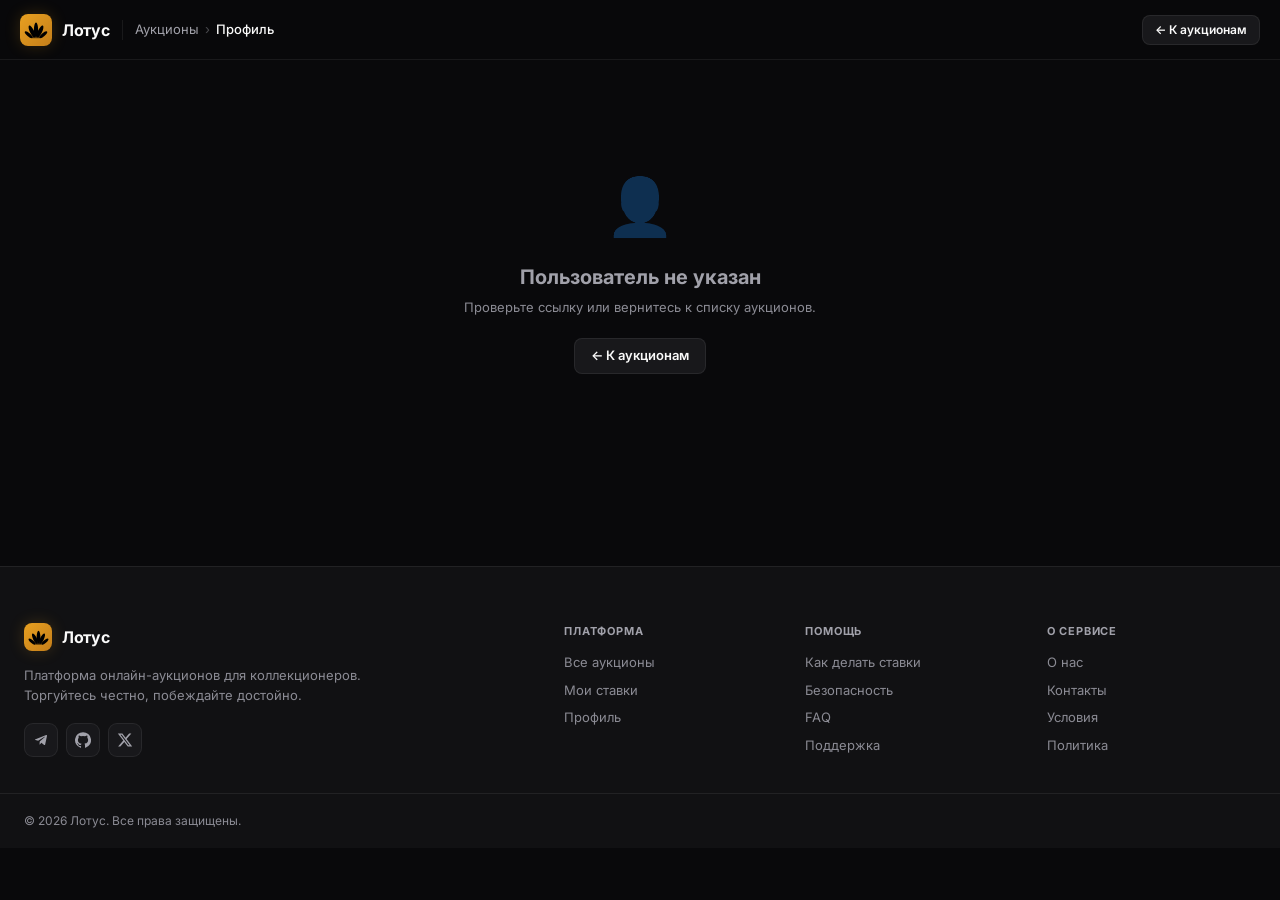
<file: templates/user.html>
<!DOCTYPE html>
<html lang="ru">
<head>
  <meta charset="UTF-8">
  <meta name="viewport" content="width=device-width, initial-scale=1.0">
  <link rel="icon" href="/static/favicon.svg" type="image/svg+xml">
  <title>Профиль - Лотус</title>
  <link rel="preconnect" href="https://fonts.googleapis.com">
  <link rel="preconnect" href="https://fonts.gstatic.com" crossorigin>
  <link href="https://fonts.googleapis.com/css2?family=Inter:wght@400;500;600;700;800&display=swap" rel="stylesheet">
  <link rel="stylesheet" href="/static/css/common.css">
  <link rel="stylesheet" href="/static/css/user.css">
</head>
<body>

<header class="navbar">
  <div class="nav-inner">
    <a class="nav-logo" href="index.html">
      <div class="nav-logo-icon"></div>
      <span class="nav-logo-text">Лотус</span>
    </a>
    <div class="nav-divider"></div>
    <div class="nav-crumb">
      <a href="index.html">Аукционы</a>
      <span class="nav-crumb-sep">›</span>
      <span class="nav-crumb-current" id="crumbName">Профиль</span>
    </div>
    <div class="nav-right">
      <button class="notif-btn" id="notifBtn" style="display:none;" title="Уведомления">
        <svg width="15" height="15" viewBox="0 0 24 24" fill="none" stroke="currentColor" stroke-width="2" stroke-linecap="round" stroke-linejoin="round"><path d="M18 8A6 6 0 0 0 6 8c0 7-3 9-3 9h18s-3-2-3-9"/><path d="M13.73 21a2 2 0 0 1-3.46 0"/></svg>
        <span class="notif-badge" id="notifBadge" style="display:none;"></span>
      </button>
      <a class="nav-user" id="userProfile" style="display:none;" href="profile.html">
        <div class="nav-avatar" id="navAvatar">?</div>
        <div>
          <div class="nav-user-name" id="navUserName">-</div>
          <div class="nav-balance"><span id="navBalance">0</span> ₽</div>
        </div>
      </a>
      <a href="index.html" class="btn btn-secondary btn-sm" id="guestBtn">← К аукционам</a>
    </div>
  </div>
</header>

<div class="notif-dropdown" id="notifDropdown">
  <div class="notif-header">
    <span class="notif-header-title">Уведомления</span>
    <button class="notif-mark-all" id="notifMarkAll">Прочитать все</button>
  </div>
  <div class="notif-list" id="notifList">
    <div class="notif-empty"><div class="notif-empty-icon">🔔</div>Загрузка…</div>
  </div>
</div>

<div class="page-wrap" id="page">
  <!-- Skeleton - mirrors the real layout so there's no layout shift -->
  <div class="skel-header">
    <div class="skel skel-banner"></div>
    <div class="skel-header-body">
      <div class="skel skel-avatar"></div>
      <div class="skel-info">
        <div class="skel skel-info-line" style="width:220px;"></div>
        <div class="skel skel-info-line" style="width:380px;height:11px;"></div>
      </div>
    </div>
  </div>
  <div class="profile-section"><div class="skel" style="height:160px;"></div></div>
  <div class="profile-section"><div class="skel" style="height:140px;"></div></div>
</div>

<!-- ================================================================
     FOOTER
     ================================================================ -->
<footer class="site-footer">
  <div class="footer-inner">
    <div class="footer-brand">
      <div class="footer-logo">
        <div class="nav-logo-icon"></div>
        <span class="footer-logo-text">Лотус</span>
      </div>
      <p class="footer-tagline">
        Платформа онлайн-аукционов для коллекционеров.<br>
        Торгуйтесь честно, побеждайте достойно.
      </p>
      <div class="footer-social">
        <a class="footer-soc" href="#" aria-label="Telegram"><svg width="16" height="16" viewBox="0 0 24 24" fill="currentColor"><path d="M9.78 18.65l.28-4.23 7.68-6.92c.34-.31-.07-.46-.52-.19L7.74 13.3 3.64 12c-.88-.25-.89-.86.2-1.3l15.97-6.16c.73-.33 1.43.18 1.15 1.3l-2.72 12.81c-.19.91-.74 1.13-1.5.71L12.6 16.3l-1.99 1.93c-.23.23-.42.42-.83.42z"/></svg></a>
        <a class="footer-soc" href="#" aria-label="GitHub"><svg width="16" height="16" viewBox="0 0 24 24" fill="currentColor"><path d="M12 .3a12 12 0 0 0-3.8 23.38c.6.12.83-.26.83-.57v-2c-3.34.72-4.04-1.61-4.04-1.61-.55-1.39-1.34-1.76-1.34-1.76-1.08-.74.09-.73.09-.73 1.2.09 1.83 1.24 1.83 1.24 1.07 1.83 2.81 1.3 3.5 1 .1-.78.42-1.31.76-1.61-2.66-.3-5.47-1.34-5.47-5.93 0-1.31.47-2.38 1.24-3.22-.13-.3-.54-1.52.11-3.18 0 0 1-.32 3.3 1.23a11.5 11.5 0 0 1 6 0c2.3-1.55 3.3-1.23 3.3-1.23.66 1.66.25 2.88.13 3.18a4.65 4.65 0 0 1 1.23 3.22c0 4.6-2.81 5.62-5.48 5.92.42.36.81 1.1.81 2.22v3.29c0 .31.22.69.83.57A12 12 0 0 0 12 .3z"/></svg></a>
        <a class="footer-soc" href="#" aria-label="Twitter"><svg width="16" height="16" viewBox="0 0 24 24" fill="currentColor"><path d="M18.244 2.25h3.308l-7.227 8.26 8.502 11.24H16.17l-5.214-6.817L4.99 21.75H1.68l7.73-8.835L1.254 2.25H8.08l4.713 6.231zm-1.161 17.52h1.833L7.084 4.126H5.117z"/></svg></a>
      </div>
    </div>

    <div class="footer-cols">
      <div class="footer-col">
        <div class="footer-col-title">Платформа</div>
        <a class="footer-link" href="index.html">Все аукционы</a>
        <a class="footer-link" href="my-bids.html">Мои ставки</a>
        <a class="footer-link" href="profile.html">Профиль</a>
      </div>
      <div class="footer-col">
        <div class="footer-col-title">Помощь</div>
        <a class="footer-link" href="#" onclick="event.preventDefault();comingSoon('Как делать ставки')">Как делать ставки</a>
        <a class="footer-link" href="#" onclick="event.preventDefault();comingSoon('Безопасность')">Безопасность</a>
        <a class="footer-link" href="#" onclick="event.preventDefault();comingSoon('FAQ')">FAQ</a>
        <a class="footer-link" href="#" onclick="event.preventDefault();comingSoon('Поддержка')">Поддержка</a>
      </div>
      <div class="footer-col">
        <div class="footer-col-title">О сервисе</div>
        <a class="footer-link" href="#" onclick="event.preventDefault();comingSoon('О нас')">О нас</a>
        <a class="footer-link" href="#" onclick="event.preventDefault();comingSoon('Контакты')">Контакты</a>
        <a class="footer-link" href="#" onclick="event.preventDefault();comingSoon('Условия')">Условия</a>
        <a class="footer-link" href="#" onclick="event.preventDefault();comingSoon('Политика')">Политика</a>
      </div>
    </div>
  </div>

  <div class="footer-bottom">
    <div class="footer-bottom-inner">
      <span class="footer-copy">© 2026 Лотус. Все права защищены.</span>
    </div>
  </div>
</footer>

  <script src="/static/js/common.js"></script>
  <script src="/static/js/user.js"></script>
</body>
</html>
</file>
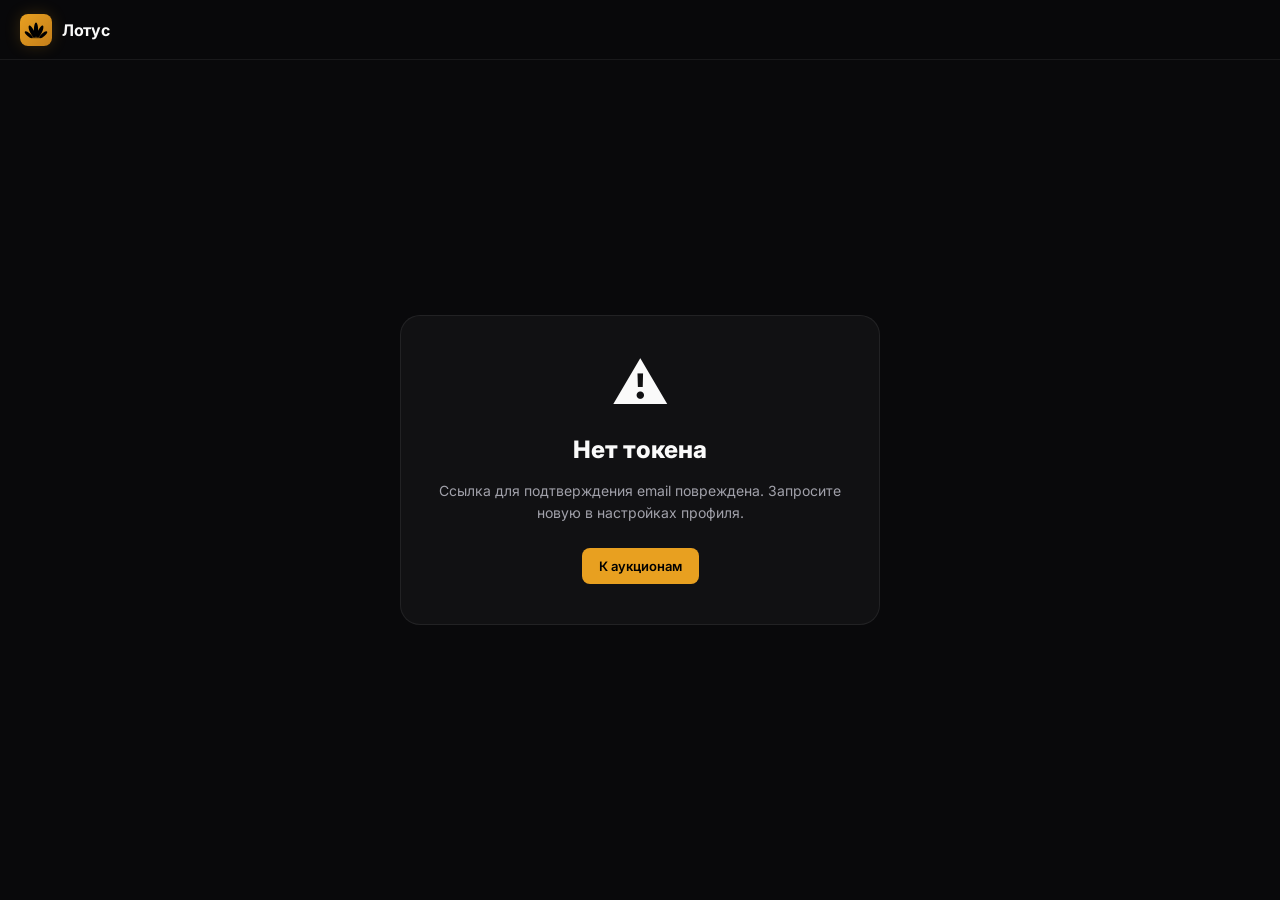
<file: templates/verify-email.html>
<!DOCTYPE html>
<html lang="ru">
<head>
  <meta charset="UTF-8">
  <meta name="viewport" content="width=device-width, initial-scale=1.0">
  <link rel="icon" href="/static/favicon.svg" type="image/svg+xml">
  <title>Подтверждение email - Лотус</title>
  <link rel="preconnect" href="https://fonts.googleapis.com">
  <link rel="preconnect" href="https://fonts.gstatic.com" crossorigin>
  <link href="https://fonts.googleapis.com/css2?family=Inter:wght@400;500;600;700;800&display=swap" rel="stylesheet">
  <link rel="stylesheet" href="/static/css/common.css">
  <style>
    .verify-wrap {
      min-height: calc(100vh - 80px);
      display: flex;
      align-items: center;
      justify-content: center;
      padding: 40px 20px;
    }
    .verify-card {
      max-width: 480px;
      width: 100%;
      background: var(--bg-2, #0f1722);
      border: 1px solid var(--border, #223147);
      border-radius: 20px;
      padding: 40px 32px;
      text-align: center;
    }
    .verify-icon {
      font-size: 56px;
      margin-bottom: 20px;
      line-height: 1;
    }
    .verify-title {
      font-size: 24px;
      font-weight: 800;
      margin: 0 0 12px 0;
      color: var(--text-1, #eaf2ff);
    }
    .verify-message {
      color: var(--text-2, #9fb0c2);
      line-height: 1.6;
      margin: 0 0 24px 0;
    }
    .verify-actions {
      display: flex;
      gap: 12px;
      justify-content: center;
      flex-wrap: wrap;
    }
  </style>
</head>
<body>

<header class="navbar">
  <div class="nav-inner">
    <a class="nav-logo" href="index.html">
      <div class="nav-logo-icon"></div>
      <span class="nav-logo-text">Лотус</span>
    </a>
    <div class="flex-1"></div>
  </div>
</header>

<div class="verify-wrap">
  <div class="verify-card" id="verifyCard">
    <div class="verify-icon" id="verifyIcon">⏳</div>
    <div class="verify-title" id="verifyTitle">Подтверждаем email…</div>
    <div class="verify-message" id="verifyMessage">Минуточку.</div>
    <div class="verify-actions" id="verifyActions" style="display:none;">
      <a class="btn btn-primary" href="index.html">К аукционам</a>
    </div>
  </div>
</div>

<script src="/static/js/common.js"></script>
<script src="/static/js/verify-email.js"></script>
</body>
</html>
</file>
<file: static/css/common.css>
/* ================================================================
   Лотус - Common Design System
   Подключается ПЕРЕД per-page CSS на всех страницах.
   Содержит: токены, reset, навбар, кнопки, модалки, формы,
             уведомления, футер, моб.меню, FAB, scrollbar.
   ================================================================ */

/* ================================================================
   TOKENS
   ================================================================ */
:root {
  --bg:          #09090b;
  --bg-2:        #111113;
  --bg-3:        #18181b;
  --bg-4:        #1f1f23;
  --border:      rgba(255,255,255,0.07);
  --border-hi:   rgba(255,255,255,0.14);

  --accent:      #e8a020;
  --accent-2:    #f5c842;
  --accent-dim:  rgba(232,160,32,0.12);
  --accent-glow: rgba(232,160,32,0.20);

  --text-1: #fafafa;
  --text-2: #a1a1aa;
  --text-3: #8b8b94;

  --green: #22c55e;
  --red:   #ef4444;
  --amber: #f59e0b;
  --blue:  #3b82f6;

  --nav-h: 60px;
  --max-w: 100%;
  --r:     10px;
  --r-lg:  16px;
}

[data-theme="light"] {
  --bg:    #f4f4f5;
  --bg-2:  #ffffff;
  --bg-3:  #f1f1f3;
  --bg-4:  #e8e8ec;
  --border:    rgba(0,0,0,0.08);
  --border-hi: rgba(0,0,0,0.15);
  --text-1: #09090b;
  --text-2: #52525b;
  --text-3: #71717a;
}

/* ================================================================
   RESET / BASE
   ================================================================ */
*, *::before, *::after { box-sizing: border-box; margin: 0; padding: 0; }
a { color: inherit; text-decoration: none; }
button { font-family: inherit; cursor: pointer; }
img { display: block; }
input, select, textarea { font-family: inherit; color: inherit; }

html { scroll-behavior: smooth; }
body {
  font-family: 'Inter', -apple-system, BlinkMacSystemFont, sans-serif;
  font-size: 14px;
  line-height: 1.5;
  color: var(--text-1);
  background: var(--bg);
  min-height: 100vh;
  -webkit-font-smoothing: antialiased;
}

/* ================================================================
   NAVBAR
   ================================================================ */
.navbar {
  position: sticky; top: 0; z-index: 200;
  height: var(--nav-h);
  background: rgba(9,9,11,0.9);
  backdrop-filter: blur(20px);
  border-bottom: 1px solid var(--border);
  display: flex; align-items: center;
}
[data-theme="light"] .navbar { background: rgba(240,240,242,0.9); }

.nav-inner {
  width: 100%; padding: 0 20px;
  display: flex; align-items: center; gap: 12px;
}

.nav-logo {
  display: flex; align-items: center; gap: 10px;
  flex-shrink: 0; text-decoration: none;
}
.nav-logo-icon {
  width: 32px; height: 32px;
  background: linear-gradient(135deg, var(--accent), #c47e1a);
  border-radius: 8px;
  display: flex; align-items: center; justify-content: center;
  position: relative;
  overflow: hidden;
  font-size: 0;          /* hide the emoji fallback if any */
  color: #000;
  box-shadow: 0 0 16px var(--accent-glow);
  flex-shrink: 0;
}
/* Custom black SVG lotus over an orange background */
.nav-logo-icon::before {
  content: '';
  position: absolute;
  inset: 0;
  background-color: currentColor;
  -webkit-mask: url("data:image/svg+xml;utf8,<svg xmlns='http://www.w3.org/2000/svg' viewBox='0 0 32 32'><ellipse cx='16' cy='17' rx='2.6' ry='9'/><ellipse cx='11' cy='19' rx='2.6' ry='8' transform='rotate(-25 11 19)'/><ellipse cx='21' cy='19' rx='2.6' ry='8' transform='rotate(25 21 19)'/><ellipse cx='7' cy='23' rx='2.1' ry='6' transform='rotate(-50 7 23)'/><ellipse cx='25' cy='23' rx='2.1' ry='6' transform='rotate(50 25 23)'/><ellipse cx='16' cy='26' rx='6.5' ry='1.5' opacity='.6'/></svg>") center / 82% no-repeat;
          mask: url("data:image/svg+xml;utf8,<svg xmlns='http://www.w3.org/2000/svg' viewBox='0 0 32 32'><ellipse cx='16' cy='17' rx='2.6' ry='9'/><ellipse cx='11' cy='19' rx='2.6' ry='8' transform='rotate(-25 11 19)'/><ellipse cx='21' cy='19' rx='2.6' ry='8' transform='rotate(25 21 19)'/><ellipse cx='7' cy='23' rx='2.1' ry='6' transform='rotate(-50 7 23)'/><ellipse cx='25' cy='23' rx='2.1' ry='6' transform='rotate(50 25 23)'/><ellipse cx='16' cy='26' rx='6.5' ry='1.5' opacity='.6'/></svg>") center / 82% no-repeat;
}
.nav-logo-text { font-size: 16px; font-weight: 700; letter-spacing: -.3px; color: var(--text-1); }

.nav-divider { width: 1px; height: 20px; background: var(--border); flex-shrink: 0; }

.nav-links {
  display: flex; align-items: center; gap: 2px; flex-shrink: 0;
}
.nav-link {
  padding: 6px 12px; border-radius: 8px;
  font-size: 13px; font-weight: 500; color: var(--text-2);
  transition: color .15s, background .15s;
  cursor: pointer; white-space: nowrap;
  border: none; background: none; text-decoration: none;
  display: inline-flex; align-items: center; font-family: inherit;
}
.nav-link:hover { color: var(--text-1); background: var(--bg-3); }
.nav-link.active { color: var(--text-1); background: var(--bg-3); font-weight: 600; }

.nav-crumb {
  display: flex; align-items: center; gap: 6px;
  font-size: 13px; color: var(--text-3);
  flex-shrink: 1; min-width: 0;
  overflow: hidden;
  white-space: nowrap;
}
.nav-crumb a {
  color: var(--text-2);
  transition: color .15s;
  text-decoration: none;
  white-space: nowrap;
  flex-shrink: 0;
}
.nav-crumb a:hover { color: var(--text-1); }
.nav-crumb-sep { color: var(--text-3); opacity: .5; flex-shrink: 0; }
.nav-crumb-current {
  color: var(--text-1);
  font-weight: 500;
  white-space: nowrap;
  overflow: hidden;
  text-overflow: ellipsis;
  max-width: 260px;
  min-width: 0;
}
/* On narrow screens hide every intermediate link except first and last */
@media (max-width: 720px) {
  .nav-crumb a:not(:first-child),
  .nav-crumb .nav-crumb-sep:not(:last-of-type) { display: none; }
}

.nav-search {
  flex: 1; max-width: 520px; margin: 0 auto;
  position: relative;
}
.nav-search .search-wrap { max-width: 100%; height: 38px; background: var(--bg-3); }

.nav-spacer { flex: 1; }

.nav-right { display: flex; align-items: center; gap: 8px; flex-shrink: 0; margin-left: auto; }

.nav-user {
  display: flex; align-items: center; gap: 8px;
  padding: 4px 12px 4px 4px;
  background: var(--bg-3); border: 1px solid var(--border);
  border-radius: 24px; cursor: pointer; transition: border-color .15s;
  text-decoration: none;
}
.nav-user:hover { border-color: var(--border-hi); }
.nav-avatar {
  width: 28px; height: 28px; border-radius: 50%;
  background: linear-gradient(135deg, var(--accent), #c47e1a);
  display: flex; align-items: center; justify-content: center;
  font-size: 12px; font-weight: 700; color: #000;
  overflow: hidden; position: relative; flex-shrink: 0;
}
.nav-avatar img { width: 100%; height: 100%; object-fit: cover; position: absolute; inset: 0; border-radius: 50%; }
.nav-user-name { font-size: 13px; font-weight: 600; color: var(--text-1); line-height: 1.2; }
.nav-balance { font-size: 11px; color: var(--green); font-weight: 600; line-height: 1.2; }

.nav-hamburger {
  display: none; width: 36px; height: 36px;
  align-items: center; justify-content: center;
  border-radius: 8px; border: 1px solid var(--border);
  background: var(--bg-3); color: var(--text-2); flex-shrink: 0;
  cursor: pointer; font-size: 16px;
}

/* ================================================================
   SEARCH (универсальный - навбар и страницы)
   ================================================================ */
.search-wrap {
  display: flex; align-items: center; gap: 8px;
  background: var(--bg-3);
  border: 1px solid var(--border);
  border-radius: var(--r);
  padding: 0 10px;
  height: 36px;
  width: 100%;
  box-sizing: border-box;
  transition: border-color .15s, box-shadow .15s;
}
.search-wrap:focus-within {
  border-color: var(--accent);
  box-shadow: 0 0 0 3px var(--accent-dim);
}
.search-input {
  flex: 1; min-width: 0; border: none; outline: none;
  background: transparent; font-size: 13px;
  color: var(--text-1);
}
.search-input::placeholder { color: var(--text-3); }
.search-clear {
  border: none; background: none;
  color: var(--text-3); font-size: 14px; padding: 0 2px;
  border-radius: 4px; transition: color .15s; flex-shrink: 0;
  line-height: 1; cursor: pointer;
}
.search-clear:hover { color: var(--text-1); }

/* ================================================================
   BUTTONS
   ================================================================ */
.btn {
  display: inline-flex; align-items: center; justify-content: center; gap: 6px;
  padding: 0 16px; height: 36px;
  border-radius: 8px;
  border: 1px solid transparent;
  font-size: 13px; font-weight: 600;
  font-family: inherit;
  transition: all .15s;
  white-space: nowrap;
  cursor: pointer;
}
.btn:active { transform: translateY(1px); opacity: .9; }
.btn:focus-visible { outline: 2px solid var(--accent); outline-offset: 2px; }
.btn:disabled { opacity: .4; cursor: not-allowed; }

.btn-primary {
  background: var(--accent);
  color: #000;
  border-color: transparent;
}
.btn-primary:hover { background: var(--accent-2); box-shadow: 0 4px 16px var(--accent-glow); }

.btn-secondary {
  background: var(--bg-3);
  color: var(--text-1);
  border-color: var(--border);
}
.btn-secondary:hover { border-color: var(--border-hi); background: var(--bg-4); }

.btn-ghost {
  background: transparent;
  color: var(--text-2);
  border-color: transparent;
}
.btn-ghost:hover { color: var(--text-1); background: var(--bg-3); }

.btn-danger {
  background: rgba(239,68,68,.10);
  color: var(--red);
  border-color: rgba(239,68,68,.25);
}
.btn-danger:hover { background: rgba(239,68,68,.18); border-color: rgba(239,68,68,.4); }

.btn-sm  { height: 30px; padding: 0 12px; font-size: 12px; }
.btn-lg  { height: 46px; padding: 0 22px; font-size: 14px; border-radius: 10px; }
.btn-full { width: 100%; }

.btn-primary.btn-lg {
  box-shadow: 0 6px 20px var(--accent-glow), inset 0 1px 0 rgba(255,255,255,.18);
}
.btn-primary.btn-lg:hover {
  box-shadow: 0 8px 28px var(--accent-glow), inset 0 1px 0 rgba(255,255,255,.22);
  transform: translateY(-1px);
}

/* ================================================================
   FORMS (общие инпуты + модальные)
   ================================================================ */
.form-group { margin-bottom: 14px; }
.form-label {
  display: block; margin-bottom: 5px;
  font-size: 11px; font-weight: 600; color: var(--text-3);
  text-transform: uppercase; letter-spacing: .5px;
}
.form-input {
  width: 100%; height: 38px; padding: 0 12px;
  background: var(--bg-3); border: 1px solid var(--border);
  border-radius: 8px; color: var(--text-1);
  font-size: 13px; outline: none;
  transition: border-color .15s, box-shadow .15s;
}
.form-input:focus { border-color: var(--accent); box-shadow: 0 0 0 3px var(--accent-dim); }
.form-input::placeholder { color: var(--text-3); }
textarea.form-input { height: auto; padding: 10px 12px; resize: vertical; min-height: 80px; }

.error-box {
  background: rgba(239,68,68,.1);
  border: 1px solid rgba(239,68,68,.25);
  color: var(--red);
  padding: 9px 12px; border-radius: 8px;
  margin-bottom: 14px; font-size: 12px;
  display: none;
}

/* ================================================================
   MODALS
   ================================================================ */
.modal {
  display: none; position: fixed; inset: 0;
  background: rgba(0,0,0,.7);
  backdrop-filter: blur(6px);
  z-index: 500;
  align-items: center; justify-content: center;
  padding: 16px;
}
.modal.active { display: flex; }

.modal-box {
  background: var(--bg-2);
  border: 1px solid var(--border);
  border-radius: var(--r-lg);
  padding: 28px;
  width: 100%; max-width: 440px;
  box-shadow: 0 24px 64px rgba(0,0,0,.6);
  position: relative;
  animation: modal-in .18s ease;
}
@keyframes modal-in { from{opacity:0;transform:scale(.97)} to{opacity:1;transform:scale(1)} }

.modal-close {
  position: absolute; top: 16px; right: 16px;
  width: 28px; height: 28px;
  border-radius: 6px;
  border: 1px solid var(--border);
  background: var(--bg-3);
  color: var(--text-3);
  display: flex; align-items: center; justify-content: center;
  font-size: 14px; cursor: pointer;
  transition: color .15s, border-color .15s;
}
.modal-close:hover { color: var(--text-1); border-color: var(--border-hi); }

.modal-title {
  font-size: 18px; font-weight: 700;
  letter-spacing: -.3px;
  margin-bottom: 20px;
}

/* Auth-style tabs inside modal dialogs */
.tabs {
  display: flex; gap: 2px;
  background: var(--bg-3);
  border-radius: 8px; padding: 3px;
  margin-bottom: 20px;
}
.tab {
  flex: 1; padding: 6px;
  border-radius: 6px; border: none;
  background: none; font-size: 13px; font-weight: 600;
  color: var(--text-3);
  transition: all .15s; cursor: pointer;
}
.tab.active { background: var(--bg-4); color: var(--text-1); }

/* ================================================================
   NOTIFICATION BELL + DROPDOWN
   ================================================================ */
.notif-btn {
  position: relative;
  width: 36px; height: 36px; border-radius: 9px;
  border: 1px solid var(--border); background: var(--bg-2); color: var(--text-2);
  display: flex; align-items: center; justify-content: center;
  cursor: pointer; flex-shrink: 0;
  transition: border-color .15s, color .15s, background .15s;
}
.notif-btn:hover { border-color: var(--border-hi); color: var(--text-1); background: var(--bg-3); }
.notif-btn.has-unread { color: var(--accent); border-color: rgba(232,160,32,.3); }
.notif-badge {
  position: absolute; top: -5px; right: -5px;
  min-width: 17px; height: 17px; padding: 0 4px;
  background: var(--accent); color: #000;
  font-size: 9px; font-weight: 800;
  border-radius: 9px; border: 2px solid var(--bg);
  display: flex; align-items: center; justify-content: center;
  line-height: 1;
  animation: badge-pop .2s ease;
}
@keyframes badge-pop { from { transform: scale(0); } to { transform: scale(1); } }

.notif-dropdown {
  position: fixed;
  top: calc(var(--nav-h) + 4px);
  right: 20px;
  width: 360px;
  background: var(--bg-2);
  border: 1px solid var(--border-hi);
  border-radius: var(--r-lg);
  box-shadow: 0 24px 64px rgba(0,0,0,.7);
  z-index: 300;
  display: none;
  overflow: hidden;
  animation: drop-in .18s ease;
}
.notif-dropdown.open { display: block; }
@keyframes drop-in { from { opacity:0; transform: translateY(-6px); } to { opacity:1; transform:translateY(0); } }

.notif-header {
  display: flex; align-items: center; justify-content: space-between;
  padding: 14px 16px 10px;
  border-bottom: 1px solid var(--border);
}
.notif-header-title { font-size: 13px; font-weight: 700; }
.notif-mark-all {
  font-size: 11px; color: var(--accent); font-weight: 600;
  background: none; border: none; cursor: pointer; padding: 2px 6px;
  border-radius: 5px; transition: background .12s;
}
.notif-mark-all:hover { background: var(--accent-dim); }

.notif-list {
  max-height: 380px; overflow-y: auto;
  scrollbar-width: thin;
  scrollbar-color: var(--border-hi) transparent;
}
.notif-list::-webkit-scrollbar { width: 4px; }
.notif-list::-webkit-scrollbar-thumb { background: var(--border-hi); border-radius: 2px; }

.notif-item {
  display: flex; align-items: flex-start; gap: 10px;
  padding: 12px 16px;
  border-bottom: 1px solid var(--border);
  cursor: pointer; transition: background .12s;
  position: relative;
}
.notif-item:last-child { border-bottom: none; }
.notif-item:hover { background: var(--bg-3); }
.notif-item.unread { background: rgba(232,160,32,.04); }
.notif-item.unread::before {
  content: '';
  position: absolute; left: 6px; top: 50%; transform: translateY(-50%);
  width: 4px; height: 4px; border-radius: 50%;
  background: var(--accent);
}

.notif-icon {
  width: 32px; height: 32px; border-radius: 8px; flex-shrink: 0;
  display: flex; align-items: center; justify-content: center;
  font-size: 15px;
  background: var(--bg-3);
}
.notif-icon.bid_outbid     { background: rgba(239,68,68,.12); }
.notif-icon.bid_placed     { background: rgba(34,197,94,.12); }
.notif-icon.auction_won    { background: rgba(232,160,32,.15); }
.notif-icon.auction_lost   { background: rgba(239,68,68,.12); }
.notif-icon.auction_sold   { background: rgba(34,197,94,.12); }
.notif-icon.auction_ending { background: rgba(245,158,11,.12); }

.notif-body { flex: 1; min-width: 0; }
.notif-title { font-size: 12px; font-weight: 600; margin-bottom: 2px; }
.notif-msg { font-size: 11px; color: var(--text-2); line-height: 1.4; }
.notif-time { font-size: 10px; color: var(--text-3); margin-top: 3px; }

.notif-empty {
  padding: 40px 20px;
  text-align: center;
  font-size: 13px; color: var(--text-3);
}
.notif-empty-icon { font-size: 32px; margin-bottom: 8px; opacity: .4; }

/* ================================================================
   MOBILE NAV DRAWER
   ================================================================ */
.mobile-nav {
  display: none;
  position: fixed; inset: 0;
  background: rgba(0,0,0,.6);
  z-index: 400;
  backdrop-filter: blur(4px);
}
.mobile-nav.open { display: block; }
.mobile-nav-inner {
  position: absolute; top: 0; left: 0;
  width: min(280px, 80vw);
  height: 100%;
  background: var(--bg-2);
  border-right: 1px solid var(--border);
  padding: 20px 16px;
  display: flex; flex-direction: column; gap: 4px;
}
.mobile-nav-link {
  display: flex; align-items: center; gap: 10px;
  padding: 10px 12px; border-radius: 8px;
  color: var(--text-2); font-size: 14px; font-weight: 500;
  cursor: pointer; border: none; background: none;
  width: 100%; text-align: left;
  text-decoration: none;
}
.mobile-nav-link:hover { background: var(--bg-3); color: var(--text-1); }
.mobile-nav-link.active { color: var(--text-1); background: var(--bg-3); }

/* ================================================================
   FAB
   ================================================================ */
.fab {
  position: fixed; bottom: 24px; right: 24px;
  display: none;
  align-items: center; gap: 8px;
  padding: 0 20px; height: 44px;
  background: var(--accent);
  color: #000; font-weight: 700; font-size: 13px;
  border: none; border-radius: 22px;
  box-shadow: 0 4px 24px var(--accent-glow);
  transition: all .15s;
  z-index: 50;
}
.fab:hover { background: var(--accent-2); transform: translateY(-2px); box-shadow: 0 6px 28px var(--accent-glow); }

/* ================================================================
   FOOTER
   ================================================================ */
.site-footer {
  margin-top: 48px;
  background: var(--bg-2);
  border-top: 1px solid var(--border);
}
.footer-inner {
  max-width: 1280px;
  margin: 0 auto;
  padding: 56px 24px 36px;
  display: grid;
  grid-template-columns: minmax(240px, 1.4fr) 2fr;
  gap: 56px;
}
.footer-brand { max-width: 360px; }
.footer-logo {
  display: flex; align-items: center; gap: 10px;
  margin-bottom: 14px;
}
.footer-logo .nav-logo-icon { width: 28px; height: 28px; font-size: 14px; }
.footer-logo-text {
  font-size: 16px; font-weight: 700; color: var(--text-1);
  letter-spacing: -.3px;
}
.footer-tagline {
  font-size: 13px;
  color: var(--text-3);
  line-height: 1.55;
  margin-bottom: 18px;
}
.footer-social { display: flex; gap: 8px; }
.footer-soc {
  width: 34px; height: 34px;
  display: flex; align-items: center; justify-content: center;
  background: var(--bg-3);
  border: 1px solid var(--border);
  border-radius: 9px;
  color: var(--text-2);
  transition: all .15s;
}
.footer-soc:hover {
  color: var(--accent);
  border-color: var(--accent-dim);
  background: var(--accent-dim);
  transform: translateY(-2px);
}

.footer-cols {
  display: grid;
  grid-template-columns: repeat(3, 1fr);
  gap: 32px;
}
.footer-col { display: flex; flex-direction: column; gap: 8px; }
.footer-col-title {
  font-size: 11px;
  font-weight: 700;
  text-transform: uppercase;
  letter-spacing: .8px;
  color: var(--text-2);
  margin-bottom: 6px;
}
.footer-link {
  font-size: 13px;
  color: var(--text-3);
  transition: color .15s;
  width: fit-content;
}
.footer-link:hover { color: var(--text-1); }

.footer-bottom { border-top: 1px solid var(--border); }
.footer-bottom-inner {
  max-width: 1280px;
  margin: 0 auto;
  padding: 18px 24px;
  display: flex;
  justify-content: space-between;
  align-items: center;
  gap: 16px;
  flex-wrap: wrap;
}
.footer-copy { font-size: 12px; color: var(--text-3); }
.footer-status {
  display: inline-flex; align-items: center; gap: 7px;
  font-size: 12px; color: var(--text-3);
}
.footer-status-dot {
  width: 7px; height: 7px;
  border-radius: 50%;
  background: var(--green);
  box-shadow: 0 0 8px var(--green);
  animation: pulse-dot 2.4s ease-in-out infinite;
}
@keyframes pulse-dot {
  0%,100% { opacity: 1; }
  50%     { opacity: .55; }
}

/* ================================================================
   TABS - общий компонент (.lot-tabs / .tabs-nav / .lot-tab-btn / .tab-panel)
   Используется на auction.html и user.html.
   ================================================================ */
.lot-tabs {
  background: var(--bg-2);
  border: 1px solid var(--border);
  border-radius: var(--r-lg);
  margin-bottom: 20px;
  overflow: hidden;
}
.tabs-nav {
  display: flex;
  gap: 0;
  border-bottom: 1px solid var(--border);
  background: var(--bg-3);
  padding: 0 4px;
  /* sticky убран - конфликтовал с overflow:hidden родителя
     и при некоторых условиях вкладки накладывались на содержимое */
}
.lot-tab-btn {
  display: inline-flex;
  align-items: center;
  gap: 6px;
  padding: 14px 18px;
  border: none;
  background: none;
  color: var(--text-3);
  font-family: inherit;
  font-size: 13px;
  font-weight: 600;
  cursor: pointer;
  transition: color .15s;
  position: relative;
}
.lot-tab-btn::after {
  content: '';
  position: absolute;
  left: 12px; right: 12px; bottom: -1px;
  height: 2px;
  background: var(--accent);
  border-radius: 2px 2px 0 0;
  transform: scaleX(0);
  transform-origin: center;
  transition: transform .2s cubic-bezier(.4,0,.2,1);
}
.lot-tab-btn:hover { color: var(--text-1); }
.lot-tab-btn.active { color: var(--text-1); }
.lot-tab-btn.active::after { transform: scaleX(1); }

.tab-count {
  font-size: 11px;
  font-weight: 700;
  padding: 1px 7px;
  border-radius: 999px;
  background: var(--bg-4);
  color: var(--text-2);
  font-variant-numeric: tabular-nums;
}
.lot-tab-btn.active .tab-count {
  background: var(--accent-dim);
  color: var(--accent);
}

.tab-panel {
  display: none;
  padding: 22px 24px;
}
.tab-panel.active {
  display: block !important;
  min-height: 60px;
  animation: tab-fade .2s ease;
  opacity: 1;        /* safety net after the animation */
}
@keyframes tab-fade { from { opacity: 0; transform: translateY(4px); } to { opacity: 1; transform: translateY(0); } }

@media (max-width: 540px) {
  .tab-panel { padding: 16px 14px; }
  .lot-tab-btn { padding: 12px 14px; font-size: 12px; }
}

/* ================================================================
   ОТЗЫВЫ: пилюли-фильтра (.rev-filter / .rev-pill)
   Используется на auction.html и user.html.
   ================================================================ */
.rev-filter {
  display: flex;
  gap: 6px;
  flex-wrap: wrap;
  margin-bottom: 16px;
}
.rev-pill {
  display: inline-flex;
  align-items: center;
  gap: 5px;
  padding: 5px 11px;
  border-radius: 999px;
  border: 1px solid var(--border);
  background: var(--bg-3);
  color: var(--text-2);
  font-size: 12px;
  font-weight: 600;
  font-family: inherit;
  cursor: pointer;
  transition: all .15s;
  font-variant-numeric: tabular-nums;
}
.rev-pill:hover:not(:disabled) {
  border-color: var(--border-hi);
  color: var(--text-1);
}
.rev-pill.active {
  background: var(--accent-dim);
  border-color: rgba(232,160,32,.4);
  color: var(--accent);
}
.rev-pill-star {
  color: var(--accent-2);
  font-size: 11px;
}
.rev-pill.active .rev-pill-star { color: var(--accent); }
.rev-pill-count {
  font-size: 11px;
  color: var(--text-3);
  font-weight: 700;
  padding: 0 6px;
  border-radius: 999px;
  background: var(--bg-4);
  min-width: 18px;
  text-align: center;
}
.rev-pill.active .rev-pill-count {
  background: rgba(232,160,32,.18);
  color: var(--accent-2);
}
.rev-pill:disabled {
  opacity: .35;
  cursor: not-allowed;
}

/* Toggle pill (checkbox-style) - independent of the star selection */
.rev-pill-toggle {
  background: var(--bg-2);
  border-color: var(--border-hi);
  color: var(--text-1);
  font-weight: 700;
  padding-left: 8px;          /* shift text out from under the checkbox */
}
.rev-pill-toggle:hover:not(:disabled) {
  border-color: rgba(232,160,32,.5);
}
.rev-pill-toggle.active {
  background: linear-gradient(135deg, var(--accent-dim) 0%, rgba(232,160,32,.04) 100%);
  border-color: var(--accent);
  color: var(--accent);
}
.rev-pill-check {
  display: inline-flex;
  align-items: center;
  justify-content: center;
  width: 14px;
  height: 14px;
  border-radius: 4px;
  border: 1.5px solid var(--border-hi);
  background: var(--bg-3);
  color: transparent;
  transition: all .15s cubic-bezier(.4,0,.2,1);
  flex-shrink: 0;
}
.rev-pill-check svg {
  width: 9px;
  height: 9px;
  transform: scale(.5);
  opacity: 0;
  transition: transform .18s cubic-bezier(.5,1.6,.4,1), opacity .12s;
}
.rev-pill-toggle.active .rev-pill-check {
  background: var(--accent);
  border-color: var(--accent);
  color: #000;
}
.rev-pill-toggle.active .rev-pill-check svg {
  transform: scale(1);
  opacity: 1;
}

/* Vertical separator between filter-group pills */
.rev-filter-sep {
  width: 1px;
  height: 18px;
  background: var(--border);
  align-self: center;
  margin: 0 4px;
}

/* ================================================================
   LOAD ERROR - общая ошибка загрузки данных (renderLoadError)
   ================================================================ */
.load-error {
  display: flex; flex-direction: column;
  align-items: center; justify-content: center;
  text-align: center;
  padding: 48px 20px;
  background: var(--bg-2);
  border: 1px solid var(--border);
  border-radius: var(--r-lg);
  gap: 8px;
}
.load-error-icon { font-size: 36px; margin-bottom: 6px; opacity: .7; }
.load-error-title { font-size: 15px; font-weight: 700; color: var(--text-1); }
.load-error-sub { font-size: 13px; color: var(--text-3); margin-bottom: 12px; }

/* ================================================================
   TOAST (общий, через showToast() из common.js)
   ================================================================ */
.lotus-toast {
  position: fixed; bottom: 24px; right: 24px; z-index: 999;
  background: var(--bg-2);
  border: 1px solid var(--border-hi);
  border-radius: var(--r);
  padding: 12px 16px;
  display: flex; align-items: flex-start; gap: 10px;
  box-shadow: 0 16px 48px rgba(0,0,0,.6);
  transform: translateY(100px); opacity: 0;
  pointer-events: none;
  transition: transform .25s ease, opacity .25s ease;
  max-width: 320px;
}
.lotus-toast.show { transform: translateY(0); opacity: 1; pointer-events: auto; }
.lotus-toast-dot {
  width: 8px; height: 8px; border-radius: 50%;
  margin-top: 5px; flex-shrink: 0;
  background: var(--accent);
}
.lotus-toast-body { min-width: 0; }
.lotus-toast-title { font-size: 13px; font-weight: 600; margin-bottom: 2px; color: var(--text-1); }
.lotus-toast-msg { font-size: 12px; color: var(--text-2); }
.lotus-toast-msg:empty { display: none; }

/* ================================================================
   SCROLLBAR
   ================================================================ */
::-webkit-scrollbar { width: 5px; height: 5px; }
::-webkit-scrollbar-track { background: transparent; }
::-webkit-scrollbar-thumb { background: var(--border-hi); border-radius: 3px; }
::-webkit-scrollbar-thumb:hover { background: var(--accent); }

/* ================================================================
   PAGE-LEVEL HELPERS
   ================================================================ */
.page-content-wrap { flex: 1; }

/* ================================================================
   UTILITY CLASSES - ограниченный набор, чтобы вытащить
   самые повторяющиеся inline-стили из шаблонов
   ================================================================ */
.flex-1     { flex: 1; }
.m-0        { margin: 0; }
.mt-2       { margin-top: 8px; }
.mb-4       { margin-bottom: 16px; }
.mb-5       { margin-bottom: 20px; }
.text-muted { color: var(--text-3); }
.text-red   { color: var(--red); }


.mobile-nav-title {
  font-size: 15px; font-weight: 700;
  padding: 4px 12px 12px;
  border-bottom: 1px solid var(--border);
  margin-bottom: 8px;
}

/* ================================================================
   RESPONSIVE
   ================================================================ */
@media (max-width: 800px) {
  .footer-inner { grid-template-columns: 1fr; gap: 36px; padding: 40px 18px 28px; }
  .footer-cols { grid-template-columns: repeat(2, 1fr); gap: 24px; }
  .footer-bottom-inner { padding: 16px 18px; }
}
@media (max-width: 768px) {
  .nav-links { display: none; }
  .nav-hamburger { display: flex; }
  .nav-search { max-width: 100%; }
  .notif-dropdown { width: calc(100vw - 24px); right: 12px; }
}

/* ================================================================
   REDUCED MOTION
   ================================================================ */
@media (prefers-reduced-motion: reduce) {
  .footer-status-dot { animation: none !important; }
}

/* ================================================================
   PAYOUT HINT - shown live under seller-side price inputs (create
   modal on the home page, edit modal on the lot page). Driven by
   attachPayoutHint() in the per-page JS so the hint always reflects
   the live commission rate from /api/platform.
   ================================================================ */
.payout-hint {
  margin-top: 6px;
  padding: 6px 10px;
  background: var(--accent-dim);
  border: 1px solid var(--accent);
  border-radius: 8px;
  color: var(--accent);
  font-size: 12px;
  font-weight: 600;
  line-height: 1.35;
}
.payout-hint .payout-net  { font-weight: 700; }
.payout-hint .payout-rate { color: var(--text-3); font-weight: 500; }
</file>
<file: static/css/auction.css>
/* ================================================================
   Лотус - Auction page (page-specific)
   Общие стили в /static/css/common.css
   ================================================================ */

.page-wrap {
  max-width: 1100px;
  margin: 0 auto;
  padding: 24px 20px 64px;
  width: 100%;
}

/* ================================================================
   LOT HEADER - поднят над колонками: бейджи + заголовок + автор
   ================================================================ */
.lot-header { margin-bottom: 20px; }

.lot-meta-row {
  display: flex;
  align-items: center;
  gap: 8px;
  flex-wrap: wrap;
  margin-bottom: 10px;
}

.status-badge {
  display: inline-flex;
  align-items: center;
  gap: 6px;
  padding: 4px 10px;
  border-radius: 6px;
  font-size: 11px;
  font-weight: 700;
  letter-spacing: .3px;
}
.status-badge.active {
  background: rgba(34,197,94,.12);
  color: var(--green);
  border: 1px solid rgba(34,197,94,.25);
}
.status-badge.active::before {
  content: '';
  width: 6px; height: 6px;
  border-radius: 50%;
  background: var(--green);
  animation: lot-status-pulse 1.5s ease-in-out infinite;
}
.status-badge.ended {
  background: var(--bg-3);
  color: var(--text-3);
  border: 1px solid var(--border);
}
@keyframes lot-status-pulse { 0%,100% { opacity: 1; } 50% { opacity: .35; } }

.cat-badge {
  padding: 4px 10px;
  border-radius: 6px;
  font-size: 11px;
  font-weight: 600;
  background: var(--bg-3);
  border: 1px solid var(--border);
  color: var(--text-2);
  display: none;
}

#editLotBtn { margin-left: auto; }

.lot-title {
  font-size: 28px;
  font-weight: 800;
  letter-spacing: -.6px;
  line-height: 1.2;
  margin-bottom: 6px;
  color: var(--text-1);
  overflow-wrap: anywhere;
  word-break: break-word;
}

.lot-byline {
  font-size: 13px;
  color: var(--text-3);
  display: flex;
  align-items: center;
  gap: 6px;
  flex-wrap: wrap;
}
.lot-byline a {
  color: var(--text-2);
  font-weight: 600;
  transition: color .12s;
}
.lot-byline a:hover { color: var(--accent); }
.lot-byline .sep { color: var(--text-3); opacity: .4; }

@media (max-width: 540px) {
  .lot-title { font-size: 22px; letter-spacing: -.4px; }
}

/* ================================================================
   2-COLUMN LAYOUT
   ================================================================ */
.lot-top {
  display: grid;
  grid-template-columns: minmax(0, 1fr) 340px;
  gap: 24px;
  align-items: start;
  margin-bottom: 20px;
}

@media (max-width: 860px) {
  .lot-top { grid-template-columns: 1fr; }
  .lot-sidebar { position: static !important; }
}

/* ================================================================
   GALLERY
   ================================================================ */
.lot-gallery {
  display: flex;
  flex-direction: column;
  gap: 10px;
}
.lot-image-wrap {
  border-radius: var(--r-lg);
  overflow: hidden;
  background: var(--bg-2);
  border: 1px solid var(--border);
  aspect-ratio: 4/3;
  display: flex; align-items: center; justify-content: center;
  position: relative;
}
.lot-image-placeholder { font-size: 64px; opacity: .2; position: absolute; }
.lot-slides { position: absolute; inset: 0; }
.lot-slide {
  position: absolute; inset: 0;
  width: 100%; height: 100%;
  object-fit: cover;
  opacity: 0;
  transition: opacity .3s ease;
  cursor: pointer;
}
.lot-slide.active { opacity: 1; }
.lot-nav {
  position: absolute; top: 50%;
  transform: translateY(-50%); z-index: 5;
  width: 38px; height: 38px;
  border-radius: 50%;
  background: rgba(0,0,0,.55);
  backdrop-filter: blur(6px);
  border: 1px solid rgba(255,255,255,.15);
  color: #fff;
  font-size: 20px;
  cursor: pointer;
  display: flex; align-items: center; justify-content: center;
  transition: background .15s, transform .15s;
  opacity: 0;
}
.lot-image-wrap:hover .lot-nav { opacity: 1; }
.lot-nav:hover { background: rgba(0,0,0,.8); transform: translateY(-50%) scale(1.05); }
.lot-nav-prev { left: 10px; }
.lot-nav-next { right: 10px; }
.lot-dots {
  position: absolute; bottom: 12px; left: 50%;
  transform: translateX(-50%);
  display: flex; gap: 6px; z-index: 5;
}
.lot-dot {
  width: 6px; height: 6px;
  border-radius: 50%;
  background: rgba(255,255,255,.4);
  cursor: pointer;
  transition: all .2s;
}
.lot-dot.active { background: #fff; transform: scale(1.3); }
.lot-counter {
  position: absolute; top: 10px; right: 10px;
  z-index: 5;
  padding: 3px 8px;
  border-radius: 5px;
  background: rgba(0,0,0,.6);
  backdrop-filter: blur(6px);
  font-size: 11px;
  font-weight: 600;
  color: #fff;
}

.lot-thumbs {
  display: flex;
  gap: 8px;
  overflow-x: auto;
  scrollbar-width: thin;
  padding-bottom: 2px;
}
.lot-thumb {
  width: 60px; height: 60px;
  border-radius: 8px;
  overflow: hidden;
  border: 2px solid transparent;
  cursor: pointer;
  transition: border-color .15s, transform .15s;
  flex-shrink: 0;
  background: var(--bg-3);
}
.lot-thumb:hover { transform: translateY(-2px); }
.lot-thumb.active { border-color: var(--accent); }
.lot-thumb img { width: 100%; height: 100%; object-fit: cover; }

/* ================================================================
   SIDEBAR
   ================================================================ */
.lot-sidebar {
  display: flex;
  flex-direction: column;
  gap: 12px;
  position: sticky;
  top: calc(var(--nav-h) + 12px);
}

.card {
  background: var(--bg-2);
  border: 1px solid var(--border);
  border-radius: var(--r-lg);
  padding: 18px;
  transition: border-color .15s;
}
.card-title {
  font-size: 11px;
  font-weight: 800;
  color: var(--text-3);
  text-transform: uppercase;
  letter-spacing: .7px;
  margin-bottom: 14px;
}
.card-link {
  font-size: 12px;
  color: var(--accent);
  font-weight: 600;
  transition: color .12s;
}
.card-link:hover { color: var(--accent-2); }

/* Price card - primary CTA */
.price-card {
  background:
    radial-gradient(ellipse 100% 60% at 50% 0%, rgba(232,160,32,.06) 0%, transparent 70%),
    var(--bg-2);
  border-color: var(--border-hi);
}

.bid-card-head {
  display: flex;
  align-items: center;
  justify-content: space-between;
  margin-bottom: 14px;
}
.bid-card-head .card-title { margin: 0; }

.bid-count-pill {
  font-size: 11px;
  font-weight: 700;
  padding: 3px 9px;
  background: var(--bg-3);
  border: 1px solid var(--border);
  border-radius: 999px;
  color: var(--text-2);
  font-variant-numeric: tabular-nums;
}

.price-hero {
  display: flex;
  align-items: baseline;
  gap: 6px;
  margin-bottom: 4px;
}
.price-hero-val {
  font-size: 36px;
  font-weight: 800;
  color: var(--text-1);
  letter-spacing: -1.2px;
  font-variant-numeric: tabular-nums;
  line-height: 1;
}
.price-start {
  font-size: 12px;
  color: var(--text-3);
  margin-bottom: 16px;
}

/* Owner-only "net payout" hint under price-hero. Sits in the same
   12-px metadata row as price-start, but visually grouped by an accent-
   tinted background so the seller doesn't confuse it with a buyer-side
   stat. Hidden by default - auction.js flips display:flex when the
   viewer owns the lot. */
.seller-payout-hint {
  display: none;
  align-items: baseline;
  gap: 6px;
  margin: -8px 0 16px;
  padding: 6px 10px;
  background: var(--accent-dim);
  border: 1px solid var(--accent);
  border-radius: 8px;
  font-size: 12px;
  width: fit-content;
}
.seller-payout-label { color: var(--text-3); font-weight: 600; text-transform: uppercase; letter-spacing: 0.4px; font-size: 10px; }
.seller-payout-val   { color: var(--accent); font-weight: 700; font-size: 14px; }
.seller-payout-note  { color: var(--text-3); font-size: 11px; }

@keyframes price-flash {
  0%   { color: var(--accent-2); transform: scale(1.06); }
  100% { color: var(--text-1); transform: scale(1); }
}
.price-hero-val.flash { animation: price-flash .55s ease; transform-origin: left center; }

/* Timer row */
.timer-row {
  display: flex;
  align-items: center;
  gap: 9px;
  padding: 11px 13px;
  border-radius: 10px;
  background: var(--bg-3);
  border: 1px solid var(--border);
  margin-bottom: 16px;
  position: relative;
}
.timer-pulse {
  width: 8px; height: 8px;
  border-radius: 50%;
  background: var(--amber);
  position: relative;
  flex-shrink: 0;
  box-shadow: 0 0 8px rgba(245,158,11,.5);
}
.timer-pulse::after {
  content: '';
  position: absolute; inset: 0;
  border-radius: 50%;
  background: var(--amber);
  animation: timer-pulse-ring 2s ease-out infinite;
}
@keyframes timer-pulse-ring {
  0%   { transform: scale(1);   opacity: .7; }
  100% { transform: scale(2.6); opacity: 0; }
}
.timer-val {
  font-size: 16px;
  font-weight: 800;
  color: var(--amber);
  flex: 1;
  font-variant-numeric: tabular-nums;
  letter-spacing: -.2px;
}
.timer-val.urgent { color: var(--red); }
.timer-row:has(.timer-val.urgent) { border-color: rgba(239,68,68,.3); background: rgba(239,68,68,.05); }
.timer-row:has(.timer-val.urgent) .timer-pulse { background: var(--red); box-shadow: 0 0 8px rgba(239,68,68,.5); }
.timer-row:has(.timer-val.urgent) .timer-pulse::after { background: var(--red); }
.timer-label {
  font-size: 11px;
  color: var(--text-3);
  font-weight: 600;
  text-transform: uppercase;
  letter-spacing: .4px;
}

/* BIN block */
.bin-block {
  background: linear-gradient(135deg, rgba(232,160,32,.10), rgba(232,160,32,.03));
  border: 1px solid rgba(232,160,32,.22);
  border-radius: var(--r);
  padding: 14px;
  margin-bottom: 14px;
}
.bin-label {
  font-size: 10px;
  font-weight: 800;
  color: var(--accent);
  text-transform: uppercase;
  letter-spacing: .8px;
  margin-bottom: 6px;
}
.bin-price {
  font-size: 22px;
  font-weight: 800;
  color: var(--accent-2);
  letter-spacing: -.5px;
  margin-bottom: 12px;
  font-variant-numeric: tabular-nums;
}
.bin-divider {
  display: flex;
  align-items: center;
  gap: 10px;
  margin: 14px 0 4px;
}
.bin-divider-line {
  flex: 1;
  height: 1px;
  background: var(--border);
}
.bin-divider-text {
  font-size: 11px;
  color: var(--text-3);
}

/* Bid form */
.bid-form {
  display: flex;
  flex-direction: column;
  gap: 8px;
}
.bid-quick {
  display: flex;
  gap: 5px;
  margin-bottom: 2px;
}
.bid-quick-btn {
  flex: 1;
  height: 30px;
  border-radius: 7px;
  border: 1px solid var(--border);
  background: var(--bg-3);
  color: var(--text-2);
  font-size: 11px;
  font-weight: 700;
  font-family: inherit;
  font-variant-numeric: tabular-nums;
  cursor: pointer;
  transition: all .12s;
}
.bid-quick-btn:hover {
  border-color: rgba(232,160,32,.4);
  background: var(--accent-dim);
  color: var(--accent);
}
.bid-quick-btn:active { transform: translateY(1px); }
.bid-quick-btn:disabled {
  opacity: .35;
  cursor: not-allowed;
}

.bid-input-wrap { position: relative; }
.bid-currency {
  position: absolute;
  left: 13px;
  top: 50%;
  transform: translateY(-50%);
  font-size: 14px;
  font-weight: 700;
  color: var(--text-3);
  pointer-events: none;
}
.bid-input {
  width: 100%;
  height: 46px;
  padding: 0 30px 0 28px;
  background: var(--bg-3);
  border: 1px solid var(--border);
  border-radius: 10px;
  color: var(--text-1);
  font-size: 18px;
  font-weight: 700;
  outline: none;
  transition: border-color .15s, box-shadow .15s, background .15s;
  font-variant-numeric: tabular-nums;
  -moz-appearance: textfield;
  appearance: textfield;
}
.bid-input::-webkit-inner-spin-button,
.bid-input::-webkit-outer-spin-button {
  -webkit-appearance: none;
  margin: 0;
}

.bid-num-stepper {
  position: absolute;
  top: 3px; right: 3px; bottom: 3px;
  width: 22px;
  display: flex;
  flex-direction: column;
  border-left: 1px solid transparent;
  pointer-events: none;
}
.bid-input-wrap:hover .bid-num-stepper,
.bid-input-wrap:focus-within .bid-num-stepper {
  border-left-color: var(--border);
  pointer-events: auto;
}
.bid-num-btn {
  flex: 1;
  display: flex; align-items: center; justify-content: center;
  border: none;
  background: transparent;
  color: var(--text-3);
  cursor: pointer;
  padding: 0;
  border-radius: 4px;
  transition: color .12s, background .12s;
  opacity: 0;
}
.bid-input-wrap:hover .bid-num-btn,
.bid-input-wrap:focus-within .bid-num-btn { opacity: 1; }
.bid-num-btn:hover { color: var(--accent); background: var(--accent-dim); }
.bid-num-btn:active { color: var(--accent-2); }
.bid-num-btn[data-step="up"]   { border-radius: 0 7px 0 0; }
.bid-num-btn[data-step="down"] { border-radius: 0 0 7px 0; }
.bid-input:disabled ~ .bid-num-stepper { display: none; }
.bid-input:focus {
  border-color: var(--accent);
  background: var(--bg-2);
  box-shadow: 0 0 0 3px var(--accent-dim);
}
.bid-input::placeholder {
  color: var(--text-3);
  font-size: 14px;
  font-weight: 400;
}
.bid-input:disabled { opacity: .35; }
@keyframes bid-input-flash {
  0%   { background: var(--accent-dim); border-color: var(--accent); }
  100% { background: var(--bg-3);       border-color: var(--border); }
}
.bid-input.flash { animation: bid-input-flash .6s ease; }

.bid-submit {
  width: 100%;
  height: 46px;
  font-size: 14px;
  font-weight: 700;
  border-radius: 10px;
}
.bid-hint {
  font-size: 11px;
  color: var(--text-3);
  text-align: center;
  padding: 2px 0;
  min-height: 14px;
}

/* Bids history */
.bids-list {
  display: flex;
  flex-direction: column;
  gap: 6px;
  max-height: 320px;
  overflow-y: auto;
  scrollbar-width: thin;
  padding-right: 2px;
}
.bids-list::-webkit-scrollbar { width: 4px; }
.bids-list::-webkit-scrollbar-thumb { background: var(--border-hi); border-radius: 2px; }

.bid-row {
  display: flex;
  align-items: center;
  gap: 10px;
  padding: 8px 10px;
  background: var(--bg-3);
  border-radius: 9px;
  transition: background .12s;
}
.bid-row:hover { background: var(--bg-4); }

.bid-row.top-bid {
  background: linear-gradient(135deg, var(--accent-dim) 0%, rgba(232,160,32,.04) 100%);
  border: 1px solid rgba(232,160,32,.25);
}
.bid-row.top-bid:hover { background: rgba(232,160,32,.18); }

.bid-rank {
  width: 22px;
  text-align: center;
  font-size: 11px;
  font-weight: 800;
  color: var(--text-3);
  font-variant-numeric: tabular-nums;
  flex-shrink: 0;
}
.bid-row.top-bid .bid-rank { color: var(--accent-2); }
.bid-rank-medal {
  font-size: 16px;
  line-height: 1;
}

.bid-who {
  font-size: 12px;
  font-weight: 700;
  color: var(--text-1);
  flex: 1;
  min-width: 0;
  white-space: nowrap;
  overflow: hidden;
  text-overflow: ellipsis;
}
.bid-when {
  font-size: 10px;
  color: var(--text-3);
  margin-top: 1px;
}
.bid-amt {
  font-size: 13px;
  font-weight: 700;
  color: var(--green);
  font-variant-numeric: tabular-nums;
  flex-shrink: 0;
}
.bid-amt.top { color: var(--accent-2); }

.bids-empty {
  font-size: 13px;
  color: var(--text-3);
  text-align: center;
  padding: 28px 0;
}

/* ================================================================
   SELLER CARD
   ================================================================ */
.seller-card {
  background: var(--bg-2);
  border: 1px solid var(--border);
  border-radius: var(--r-lg);
  padding: 16px 18px;
}
.seller-top {
  display: flex;
  align-items: center;
  gap: 12px;
  margin-bottom: 14px;
}
.seller-avatar {
  width: 44px; height: 44px;
  border-radius: 12px;
  flex-shrink: 0;
  background: var(--accent-dim);
  border: 1px solid rgba(232,160,32,.3);
  display: flex;
  align-items: center;
  justify-content: center;
  font-size: 18px;
  font-weight: 700;
  color: var(--accent);
  overflow: hidden;
  position: relative;
}
.seller-avatar img {
  position: absolute; inset: 0;
  width: 100%; height: 100%;
  object-fit: cover;
  border-radius: 11px;
}
.seller-name-link {
  font-size: 14px;
  font-weight: 700;
  transition: color .15s;
  display: block;
}
.seller-name-link:hover { color: var(--accent); }
.seller-meta { font-size: 11px; color: var(--text-3); margin-top: 2px; }
.seller-rating-row {
  display: flex;
  align-items: center;
  gap: 6px;
  margin-top: 4px;
}
.stars { display: flex; gap: 2px; }
.star { font-size: 12px; color: var(--text-3); }
.star.filled { color: var(--accent-2); }
.rating-val { font-size: 12px; font-weight: 700; }
.rating-count { font-size: 11px; color: var(--text-3); }

.seller-stats {
  display: flex;
  background: var(--bg-3);
  border-radius: 10px;
  overflow: hidden;
  border: 1px solid var(--border);
  margin-bottom: 12px;
}
.seller-stat {
  flex: 1;
  padding: 10px 8px;
  text-align: center;
}
.seller-stat + .seller-stat { border-left: 1px solid var(--border); }
.seller-stat-val {
  font-size: 16px;
  font-weight: 800;
  color: var(--text-1);
  font-variant-numeric: tabular-nums;
}
.seller-stat-lbl {
  font-size: 10px;
  color: var(--text-3);
  margin-top: 1px;
  text-transform: uppercase;
  letter-spacing: .4px;
}

.sub-btn {
  width: 100%;
  height: 36px;
  border-radius: 9px;
  font-size: 12px;
  font-weight: 700;
  display: flex;
  align-items: center;
  justify-content: center;
  gap: 6px;
  cursor: pointer;
  transition: all .15s;
  border: 1px solid var(--border);
  background: var(--bg-3);
  color: var(--text-2);
  font-family: inherit;
}
.sub-btn:hover { border-color: var(--accent); color: var(--accent); }
.sub-btn.subscribed {
  background: var(--accent-dim);
  border-color: rgba(232,160,32,.4);
  color: var(--accent);
}
.sub-btn.subscribed:hover {
  background: rgba(239,68,68,.08);
  border-color: rgba(239,68,68,.3);
  color: var(--red);
}

/* Tab and review-filter pill styles live in common.css */

.lot-desc {
  font-size: 14px;
  color: var(--text-2);
  line-height: 1.7;
  white-space: pre-wrap;
  word-wrap: break-word;
  overflow-wrap: anywhere;
}
.lot-desc.is-empty {
  color: var(--text-3);
  font-style: italic;
  text-align: center;
  padding: 12px 0;
}

/* ================================================================
   WINNER BLOCK (только когда завершён)
   ================================================================ */
.winner-block {
  background:
    linear-gradient(135deg, rgba(232,160,32,.15) 0%, rgba(232,160,32,.04) 100%);
  border: 1px solid rgba(232,160,32,.3);
  border-radius: var(--r-lg);
  padding: 18px 22px;
  margin-bottom: 20px;
  display: flex;
  align-items: center;
  gap: 14px;
}
.winner-icon { font-size: 28px; }
.winner-label {
  font-size: 11px;
  color: var(--accent);
  font-weight: 700;
  text-transform: uppercase;
  letter-spacing: .6px;
}
.winner-name {
  font-size: 16px;
  font-weight: 800;
  margin-top: 2px;
}

/* ================================================================
   REVIEWS
   ================================================================ */
.lot-bottom { margin-top: 8px; }
.reviews-head {
  display: flex;
  align-items: center;
  justify-content: space-between;
  gap: 12px;
  margin-bottom: 16px;
}
.section-title {
  font-size: 18px;
  font-weight: 800;
  letter-spacing: -.3px;
}

.reviews-summary {
  display: flex;
  gap: 20px;
  background: var(--bg-2);
  border: 1px solid var(--border);
  border-radius: var(--r-lg);
  padding: 20px 22px;
  margin-bottom: 16px;
}
.reviews-big-score {
  display: flex;
  flex-direction: column;
  align-items: center;
  justify-content: center;
  min-width: 96px;
  padding-right: 18px;
  border-right: 1px solid var(--border);
}
.reviews-big-num {
  font-size: 44px;
  font-weight: 800;
  letter-spacing: -2px;
  line-height: 1;
  color: var(--accent-2);
  font-variant-numeric: tabular-nums;
}
.reviews-big-stars { display: flex; gap: 2px; margin: 5px 0; }
.reviews-big-stars .star { font-size: 14px; }
.reviews-big-count { font-size: 11px; color: var(--text-3); }

.reviews-bars {
  flex: 1;
  display: flex;
  flex-direction: column;
  gap: 6px;
  justify-content: center;
}
.review-bar-row {
  display: flex;
  align-items: center;
  gap: 10px;
  font-size: 11px;
  color: var(--text-3);
  font-variant-numeric: tabular-nums;
}
.review-bar-label {
  width: 26px;
  text-align: right;
  font-weight: 700;
  color: var(--text-2);
}
.review-bar-label .star-glyph { color: var(--accent-2); margin-left: 2px; }
.review-bar-track {
  flex: 1;
  height: 6px;
  background: var(--bg-4);
  border-radius: 3px;
  overflow: hidden;
}
.review-bar-fill {
  height: 100%;
  border-radius: 3px;
  background: linear-gradient(90deg, var(--accent), var(--accent-2));
  transition: width .8s cubic-bezier(.4,0,.2,1);
}
.review-bar-fill.low { background: var(--red); }
.review-bar-fill.mid { background: var(--amber); }
.review-bar-count {
  width: 24px;
  text-align: right;
  font-size: 11px;
  color: var(--text-3);
}

@media (max-width: 540px) {
  .reviews-summary { flex-direction: column; gap: 14px; }
  .reviews-big-score {
    border-right: none;
    border-bottom: 1px solid var(--border);
    padding: 0 0 14px;
  }
}

/* Review list */
.review-list {
  display: flex;
  flex-direction: column;
  gap: 10px;
  margin-bottom: 14px;
}
.review-item {
  background: var(--bg-2);
  border: 1px solid var(--border);
  border-radius: var(--r-lg);
  padding: 14px 16px;
  position: relative;
  padding-left: 19px;
  transition: border-color .15s;
}
.review-item:hover { border-color: var(--border-hi); }
.review-item::before {
  content: '';
  position: absolute;
  left: 0; top: 0; bottom: 0;
  width: 3px;
  border-radius: var(--r-lg) 0 0 var(--r-lg);
  background: var(--text-3);
}
.review-item.positive::before { background: var(--green); }
.review-item.negative::before { background: var(--red); }
.review-item.neutral::before  { background: var(--text-3); }

.review-top {
  display: flex;
  align-items: center;
  gap: 10px;
  margin-bottom: 8px;
}
.review-avatar {
  width: 32px; height: 32px;
  border-radius: 9px;
  flex-shrink: 0;
  background: var(--bg-4);
  border: 1px solid var(--border);
  display: flex;
  align-items: center;
  justify-content: center;
  font-size: 13px;
  font-weight: 700;
  color: var(--text-2);
  overflow: hidden;
  position: relative;
}
.review-avatar img {
  width: 100%; height: 100%;
  object-fit: cover;
  position: absolute; inset: 0;
  border-radius: 8px;
}
.review-author { font-size: 13px; font-weight: 700; }
.review-date { font-size: 11px; color: var(--text-3); margin-left: auto; }
.review-stars { display: flex; gap: 2px; margin-bottom: 6px; }
.review-star { font-size: 12px; color: var(--text-3); }
.review-star.on { color: var(--accent-2); }
.review-text {
  font-size: 13px;
  color: var(--text-2);
  line-height: 1.55;
  overflow-wrap: anywhere;       /* break long words / URLs */
  word-break: break-word;
  white-space: pre-wrap;         /* preserve user line breaks */
  max-width: 100%;
  margin-top: 6px;
}

/* Pill linking back to the lot the review is anchored to */
.rev-lot-chip {
  display: inline-flex;
  align-items: center;
  gap: 4px;
  font-size: 11px;
  font-weight: 600;
  color: var(--text-3);
  background: var(--bg-3);
  border: 1px solid var(--border);
  padding: 3px 8px;
  border-radius: 999px;
  text-decoration: none;
  transition: all .12s;
  max-width: 100%;
  white-space: nowrap;
  overflow: hidden;
  text-overflow: ellipsis;
}
a.rev-lot-chip:hover {
  border-color: var(--border-hi);
  color: var(--text-1);
  background: var(--bg-4);
}
.rev-lot-chip.current {
  background: var(--accent-dim);
  border-color: rgba(232,160,32,.3);
  color: var(--accent);
}

/* Highlight a review left on the current lot (thin outline) */
.review-item.is-this-lot {
  box-shadow: 0 0 0 1px rgba(232,160,32,.15) inset;
}
.review-author {
  overflow-wrap: anywhere;
  word-break: break-word;
  min-width: 0;
}
.review-del {
  background: none;
  border: none;
  color: var(--text-3);
  cursor: pointer;
  font-size: 12px;
  padding: 2px 6px;
  border-radius: 5px;
}
.review-del:hover { color: var(--red); }

.review-form {
  background: var(--bg-2);
  border: 1px solid var(--border);
  border-radius: var(--r-lg);
  padding: 18px 20px;
}
.review-form-title {
  font-size: 14px;
  font-weight: 700;
  margin-bottom: 12px;
}
.star-picker {
  display: flex;
  gap: 6px;
  margin-bottom: 14px;
}
.star-pick {
  font-size: 26px;
  cursor: pointer;
  color: var(--text-3);
  transition: color .12s, transform .12s;
}
.star-pick:hover, .star-pick.sel { color: var(--accent-2); transform: scale(1.15); }

.review-ta {
  width: 100%;
  min-height: 80px;
  padding: 11px 13px;
  background: var(--bg-3);
  border: 1px solid var(--border);
  border-radius: var(--r);
  color: var(--text-1);
  font-size: 13px;
  font-family: inherit;
  resize: vertical;
  outline: none;
  transition: border-color .15s, box-shadow .15s;
}
.review-ta:focus {
  border-color: var(--accent);
  box-shadow: 0 0 0 3px var(--accent-dim);
}
.review-ta::placeholder { color: var(--text-3); }

.review-form-footer {
  display: flex;
  align-items: center;
  justify-content: space-between;
  gap: 12px;
  margin-top: 12px;
}
.review-char-count {
  font-size: 11px;
  color: var(--text-3);
  font-variant-numeric: tabular-nums;
  font-weight: 600;
  transition: color .15s;
}
.review-char-count.warn { color: var(--amber); }
.review-char-count.full { color: var(--red); }

/* ================================================================
   EDIT LOT MODAL
   ================================================================ */
.edit-modal-overlay {
  position: fixed;
  inset: 0;
  background: rgba(0,0,0,.7);
  backdrop-filter: blur(6px);
  z-index: 500;
  align-items: center;
  justify-content: center;
  padding: 16px;
}
.edit-modal-box {
  background: var(--bg-2);
  border: 1px solid var(--border-hi);
  border-radius: var(--r-lg);
  padding: 24px;
  width: 500px;
  max-width: 95vw;
  max-height: 88vh;
  overflow-y: auto;
  box-shadow: 0 24px 64px rgba(0,0,0,.6);
  animation: modal-in .18s ease;
}
.edit-modal-head {
  display: flex;
  align-items: center;
  justify-content: space-between;
  margin-bottom: 20px;
}
.edit-modal-title { font-size: 17px; font-weight: 700; }
.edit-modal-sub { font-size: 12px; color: var(--text-3); margin-top: 2px; }
.edit-modal-fields {
  display: flex;
  flex-direction: column;
  gap: 14px;
}
.edit-field-row { display: flex; gap: 12px; }
.edit-field-row > div { flex: 1; }
.edit-modal-footer {
  display: flex;
  justify-content: space-between;
  gap: 10px;
  margin-top: 22px;
  padding-top: 18px;
  border-top: 1px solid var(--border);
}
.edit-extend-row {
  display: flex;
  gap: 6px;
  flex-wrap: wrap;
  align-items: center;
}
.edit-extend-row .btn {
  height: 30px;
  font-size: 12px;
  font-weight: 600;
  padding: 0 12px;
}
.edit-extend-row input {
  width: 130px;
  height: 30px;
  padding: 0 10px;
  background: var(--bg-3);
  border: 1px solid var(--border);
  border-radius: 7px;
  color: var(--text-1);
  font-size: 12px;
  outline: none;
  transition: border-color .15s;
}
.edit-extend-row input:focus { border-color: var(--accent); }

.multi-img-preview {
  display: flex;
  flex-wrap: wrap;
  gap: 8px;
  margin-bottom: 4px;
}
.multi-img-thumb {
  position: relative;
  width: 68px; height: 68px;
  border-radius: 8px;
  overflow: hidden;
  border: 1px solid var(--border);
  flex-shrink: 0;
}
.multi-img-thumb img { width: 100%; height: 100%; object-fit: cover; }
.multi-img-thumb.is-cover::after {
  content: 'Обложка';
  position: absolute;
  bottom: 0; left: 0; right: 0;
  background: rgba(232,160,32,.85);
  color: #000;
  font-size: 9px;
  font-weight: 700;
  text-align: center;
  padding: 2px 0;
}
.multi-img-thumb .thumb-del {
  position: absolute;
  top: 3px; right: 3px;
  width: 18px; height: 18px;
  border-radius: 50%;
  background: rgba(0,0,0,.7);
  color: #fff;
  border: none;
  font-size: 10px;
  cursor: pointer;
  display: flex;
  align-items: center;
  justify-content: center;
  opacity: 0;
  transition: opacity .15s;
}
.multi-img-thumb:hover .thumb-del { opacity: 1; }
.multi-img-add {
  display: inline-flex;
  align-items: center;
  gap: 6px;
  padding: 7px 14px;
  border-radius: 8px;
  background: var(--bg-3);
  border: 1px dashed var(--border-hi);
  color: var(--text-3);
  font-size: 12px;
  font-weight: 600;
  cursor: pointer;
  transition: border-color .15s, color .15s;
}
.multi-img-add:hover { border-color: var(--accent); color: var(--accent); }

/* ================================================================
   RESPONSIVE
   ================================================================ */
@media (max-width: 540px) {
  .page-wrap { padding: 16px 12px 48px; }
  .price-hero-val { font-size: 30px; }
  .bid-input { height: 44px; font-size: 16px; }
  .bid-submit { height: 44px; }
}

/* ================================================================
   LIGHTBOX (галерея лота на полный экран с зумом)
   ================================================================ */
.lot-slide { cursor: zoom-in; }
.lot-lightbox {
  position: fixed; inset: 0;
  background: rgba(5, 5, 8, 0.92);
  z-index: 9999;
  display: flex; align-items: center; justify-content: center;
  user-select: none;
}
.lot-lightbox[hidden] { display: none; }
.lb-stage {
  position: relative;
  width: 100%; height: 100%;
  display: flex; align-items: center; justify-content: center;
  overflow: hidden;
}
.lb-img {
  max-width: 92vw; max-height: 88vh;
  object-fit: contain;
  transform-origin: center center;
  transition: transform 0.18s ease;
  cursor: grab;
  pointer-events: auto;
}
.lb-img.dragging { cursor: grabbing; transition: none; }
.lb-img.zoomed { cursor: grab; }
.lb-btn {
  background: rgba(255,255,255,0.10);
  border: 1px solid rgba(255,255,255,0.20);
  color: #fff;
  border-radius: 999px;
  width: 44px; height: 44px;
  display: inline-flex; align-items: center; justify-content: center;
  cursor: pointer;
  transition: background .15s, transform .15s;
  z-index: 3;
  position: relative;
}
.lb-btn:hover { background: rgba(255,255,255,0.2); }
.lb-btn:active { transform: scale(0.94); }
.lb-btn svg { pointer-events: none; }
/* Оптическая центровка chevron-стрелок: острый угол смещает
   зрительный центр массы в сторону острия, компенсируем сдвигом
   SVG в противоположную сторону. */
.lb-prev svg { transform: translateX(-2px); }
.lb-next svg { transform: translateX(2px); }
.lb-close {
  position: absolute; top: 18px; right: 18px;
  z-index: 3;
}
.lb-nav {
  position: absolute; top: 50%;
  transform: translateY(-50%);
  width: 56px; height: 56px;
  z-index: 3;
  background: rgba(0,0,0,0.5);
  border: 1px solid rgba(255,255,255,0.25);
}
.lb-nav:hover { background: rgba(0,0,0,0.75); }
.lb-prev { left: 18px; }
.lb-next { right: 18px; }
/* Невидимая расширенная hit-area вокруг кнопок ‹/›/× - промах
   до 24 px от видимого края считается попаданием в саму кнопку.
   pointer-events явно выставлены, чтобы зона перехватила клик
   до сцены, у которой есть свой обработчик навигации. */
.lb-nav::after,
.lb-close::after {
  content: '';
  position: absolute;
  inset: -24px;
  pointer-events: auto;
  border-radius: 999px;
}
.lb-controls {
  position: absolute; bottom: 22px; left: 50%;
  transform: translateX(-50%);
  display: inline-flex; gap: 8px; align-items: center;
  background: rgba(0,0,0,0.55);
  padding: 6px 12px;
  border-radius: 999px;
  z-index: 2;
}
.lb-zoom-label {
  color: #fff;
  font-size: 13px;
  font-variant-numeric: tabular-nums;
  min-width: 50px;
  text-align: center;
}
.lb-counter {
  position: absolute; top: 22px; left: 50%;
  transform: translateX(-50%);
  color: rgba(255,255,255,0.8);
  font-size: 13px;
  background: rgba(0,0,0,0.45);
  padding: 4px 10px;
  border-radius: 999px;
  z-index: 2;
}
@media (max-width: 600px) {
  .lb-prev { left: 6px; }
  .lb-next { right: 6px; }
  .lb-close { top: 10px; right: 10px; }
  .lb-controls { bottom: 12px; }
}
</file>
<file: static/css/my-bids.css>
/* ================================================================
   Лотус - My Bids page (page-specific)
   Общие стили (токены, навбар, кнопки, уведомления, модалки, футер)
   находятся в /static/css/common.css.
   ================================================================ */

/* ================================================================
   PAGE
   ================================================================ */
.page {
  padding: 28px 20px 64px;
  max-width: 1100px;
  width: 100%;
  margin: 0 auto;
}

.page-header {
  display: flex; align-items: flex-start; justify-content: space-between;
  margin-bottom: 24px; gap: 16px;
}
.page-title { font-size: 24px; font-weight: 700; letter-spacing: -.4px; margin-bottom: 4px; }
.page-subtitle { font-size: 13px; color: var(--text-3); }

/* Stats row */
.stats-row {
  display: grid;
  grid-template-columns: repeat(4, 1fr);
  gap: 12px;
  margin-bottom: 28px;
}
.stat-card {
  background: var(--bg-2);
  border: 1px solid var(--border);
  border-radius: var(--r-lg);
  padding: 16px 18px;
  display: flex; flex-direction: column; gap: 4px;
  transition: border-color .15s, transform .15s;
}
.stat-card:hover { border-color: var(--border-hi); transform: translateY(-1px); }
.stat-card-label {
  font-size: 11px; font-weight: 600; color: var(--text-3);
  text-transform: uppercase; letter-spacing: .5px;
}
.stat-card-value {
  font-size: 26px; font-weight: 700; letter-spacing: -.5px; line-height: 1;
}
.stat-card-value.green { color: var(--green); }
.stat-card-value.amber { color: var(--amber); }
.stat-card-value.red   { color: var(--red); }
.stat-card-value.accent { color: var(--accent-2); }

/* Tabs */
.tabs {
  display: flex; gap: 2px;
  background: var(--bg-2);
  border: 1px solid var(--border);
  border-radius: var(--r);
  padding: 3px;
  margin-bottom: 20px;
  width: fit-content;
}
.tab-btn {
  padding: 6px 16px; border-radius: 7px; border: none;
  background: none; font-size: 13px; font-weight: 500;
  color: var(--text-3); cursor: pointer;
  transition: all .15s; white-space: nowrap;
  display: flex; align-items: center; gap: 6px;
}
.tab-btn:hover { color: var(--text-2); background: var(--bg-3); }
.tab-btn.active { color: var(--text-1); background: var(--bg-4); font-weight: 600; box-shadow: 0 1px 4px rgba(0,0,0,.35); }
.tab-count {
  font-size: 10px; font-weight: 700;
  padding: 1px 6px; border-radius: 10px;
  background: var(--bg-3);
  color: var(--text-3);
}
.tab-btn.active .tab-count { background: rgba(255,255,255,.1); color: var(--text-2); }

/* Bid rows */
.bids-list { display: flex; flex-direction: column; gap: 8px; }

.bid-card {
  background: var(--bg-2);
  border: 1px solid var(--border);
  border-radius: var(--r-lg);
  padding: 14px 16px;
  display: flex; align-items: center; gap: 14px;
  transition: border-color .15s, transform .15s, box-shadow .15s;
  text-decoration: none; color: inherit;
}
.bid-card:hover {
  border-color: var(--border-hi);
  transform: translateX(3px);
  box-shadow: 0 4px 16px rgba(0,0,0,.25);
}
.bid-card.winning  { border-color: rgba(34,197,94,.25);  background: rgba(34,197,94,.03); }
.bid-card.won      { border-color: rgba(232,160,32,.3);  background: rgba(232,160,32,.04); }
.bid-card.lost     { border-color: rgba(239,68,68,.2);   background: rgba(239,68,68,.02); }
.bid-card.outbid   { border-color: rgba(245,158,11,.2);  background: rgba(245,158,11,.02); }

.bid-card-icon {
  width: 40px; height: 40px; border-radius: 10px;
  display: flex; align-items: center; justify-content: center;
  font-size: 18px; flex-shrink: 0;
}
.bid-card-icon.winning { background: rgba(34,197,94,.12); }
.bid-card-icon.won     { background: rgba(232,160,32,.15); }
.bid-card-icon.lost    { background: rgba(239,68,68,.1); }
.bid-card-icon.outbid  { background: rgba(245,158,11,.1); }
.bid-card-icon.active  { background: var(--bg-3); }

.bid-card-info { flex: 1; min-width: 0; }
.bid-card-title {
  font-size: 14px; font-weight: 600; color: var(--text-1);
  margin-bottom: 3px;
  white-space: nowrap; overflow: hidden; text-overflow: ellipsis;
}
.bid-card-meta { font-size: 12px; color: var(--text-3); display: flex; align-items: center; gap: 8px; }

.bid-card-right { text-align: right; flex-shrink: 0; }
.bid-card-amount { font-size: 16px; font-weight: 700; line-height: 1; margin-bottom: 4px; }
.bid-card-amount.green  { color: var(--green); }
.bid-card-amount.accent { color: var(--accent-2); }
.bid-card-amount.red    { color: var(--red); }
.bid-card-amount.amber  { color: var(--amber); }

.bid-status-badge {
  display: inline-flex; align-items: center; gap: 4px;
  padding: 2px 7px; border-radius: 5px;
  font-size: 10px; font-weight: 700; letter-spacing: .3px;
}
.badge-winning { background: rgba(34,197,94,.15); color: var(--green); }
.badge-won     { background: rgba(232,160,32,.15); color: var(--accent-2); }
.badge-lost    { background: rgba(239,68,68,.12); color: var(--red); }
.badge-outbid  { background: rgba(245,158,11,.12); color: var(--amber); }
.badge-active  { background: rgba(255,255,255,.07); color: var(--text-3); }

/* Empty state */
.empty-state {
  text-align: center; padding: 64px 20px;
  color: var(--text-3);
}
.empty-icon { font-size: 48px; margin-bottom: 16px; opacity: .3; }
.empty-title { font-size: 16px; font-weight: 600; color: var(--text-2); margin-bottom: 6px; }
.empty-sub { font-size: 13px; color: var(--text-3); margin-bottom: 20px; }

/* Skeleton */
.skeleton {
  background: linear-gradient(90deg, var(--bg-3) 25%, var(--bg-4) 50%, var(--bg-3) 75%);
  background-size: 200% 100%;
  animation: shimmer-bids 1.4s infinite;
  border-radius: 6px;
}
@keyframes shimmer-bids { 0% { background-position: 200% 0; } 100% { background-position: -200% 0; } }
.skeleton-card {
  background: var(--bg-2); border: 1px solid var(--border);
  border-radius: var(--r-lg); padding: 14px 16px;
  display: flex; align-items: center; gap: 14px;
}

/* Auth wall */
.auth-wall {
  text-align: center; padding: 80px 20px;
}
.auth-wall-icon { font-size: 52px; margin-bottom: 20px; opacity: .4; }
.auth-wall-title { font-size: 20px; font-weight: 700; margin-bottom: 8px; }
.auth-wall-sub { font-size: 14px; color: var(--text-3); margin-bottom: 24px; }

@media (max-width: 768px) {
  .stats-row { grid-template-columns: repeat(2, 1fr); }
}
</file>
<file: static/css/user.css>
/* ================================================================
   Лотус - User profile (продавец) - radical redesign, single-column feed
   Общие стили в /static/css/common.css
   ================================================================ */

.page-wrap {
  max-width: 920px;          /* 1100 is overkill; single column reads better */
  margin: 0 auto;
  padding: 24px 20px 64px;
}

/* ================================================================
   PROFILE HERO - компактнее, чем было, и без 4-stat сетки
   ================================================================ */
.profile-header {
  position: relative;
  background: var(--bg-2);
  border: 1px solid var(--border);
  border-radius: 18px;
  margin-bottom: 16px;
  overflow: hidden;
}
.profile-header::before {
  content: '';
  display: block;
  height: 110px;
  background:
    radial-gradient(ellipse 80% 100% at 20% 0%, var(--accent-dim) 0%, transparent 60%),
    radial-gradient(ellipse 60% 100% at 80% 0%, rgba(99,102,241,.18) 0%, transparent 60%),
    linear-gradient(180deg, var(--bg-3) 0%, var(--bg-2) 100%);
}

.ph-body {
  padding: 0 28px 22px;
  display: flex;
  align-items: flex-end;
  gap: 22px;
  margin-top: -50px;
  position: relative;
  flex-wrap: wrap;
}

.ph-avatar {
  width: 100px; height: 100px;
  border-radius: 24px;
  flex-shrink: 0;
  background: linear-gradient(135deg, var(--accent), #c47e1a);
  display: flex; align-items: center; justify-content: center;
  font-size: 38px; font-weight: 800; color: #000;
  overflow: hidden;
  position: relative;
  border: 4px solid var(--bg);
  box-shadow: 0 12px 36px rgba(0,0,0,.5), 0 0 0 1px var(--border-hi);
}
.ph-avatar img {
  position: absolute; inset: 0;
  width: 100%; height: 100%;
  object-fit: cover;
  border-radius: 20px;
}

.ph-info {
  flex: 1;
  min-width: 0;
  padding-bottom: 8px;
}
.ph-name {
  font-size: 26px;
  font-weight: 800;
  letter-spacing: -.6px;
  margin-bottom: 4px;
  color: var(--text-1);
}
.ph-name-handle {
  font-size: 14px;
  font-weight: 500;
  color: var(--text-3);
  margin-left: 8px;
}
.ph-meta-row {
  display: flex;
  gap: 14px;
  flex-wrap: wrap;
  font-size: 12px;
  color: var(--text-3);
}
.ph-meta-row > span {
  display: inline-flex;
  align-items: center;
  gap: 5px;
}
.ph-meta-row .meta-strong {
  font-weight: 700;
  color: var(--text-1);
}

.ph-right {
  display: flex;
  align-items: center;
  gap: 8px;
  flex-shrink: 0;
  padding-bottom: 8px;
}

@media (max-width: 600px) {
  .ph-body { flex-direction: column; align-items: flex-start; gap: 14px; }
  .ph-right { width: 100%; padding-bottom: 0; }
  .ph-name { font-size: 22px; }
  .ph-avatar { width: 80px; height: 80px; font-size: 32px; border-radius: 20px; }
  .ph-avatar img { border-radius: 16px; }
  .profile-header::before { height: 90px; }
  .ph-body { margin-top: -42px; }
}

/* ================================================================
   RATING SPOTLIGHT - большой блок рейтинга во всю ширину (заменяет
   правый сайдбар-карточку из прошлого варианта).
   ================================================================ */
.rating-spotlight {
  background: var(--bg-2);
  border: 1px solid var(--border);
  border-radius: 18px;
  padding: 24px 28px;
  margin-bottom: 16px;
  display: grid;
  grid-template-columns: 200px 1fr;
  gap: 32px;
  align-items: center;
}
.rs-score {
  text-align: center;
  border-right: 1px solid var(--border);
  padding-right: 32px;
}
.rs-num {
  font-size: 64px;
  font-weight: 800;
  letter-spacing: -3px;
  line-height: 1;
  color: var(--accent-2);
  font-variant-numeric: tabular-nums;
  margin-bottom: 8px;
  background: linear-gradient(135deg, var(--accent-2) 0%, var(--accent) 100%);
  -webkit-background-clip: text;
  background-clip: text;
  -webkit-text-fill-color: transparent;
}
.rs-stars {
  display: flex;
  gap: 3px;
  justify-content: center;
  margin-bottom: 6px;
}
.rs-stars .star { font-size: 18px; color: var(--text-3); }
.rs-stars .star.on { color: var(--accent-2); }
.rs-count {
  font-size: 12px;
  color: var(--text-3);
  font-weight: 600;
}

.rs-bars {
  display: flex;
  flex-direction: column;
  gap: 7px;
}
.rs-bar-row {
  display: flex;
  align-items: center;
  gap: 10px;
  font-size: 12px;
  color: var(--text-3);
  font-variant-numeric: tabular-nums;
}
.rs-bar-label {
  width: 28px;
  text-align: right;
  font-weight: 700;
  color: var(--text-2);
}
.rs-bar-label .star-glyph { color: var(--accent-2); margin-left: 2px; }
.rs-bar-track {
  flex: 1;
  height: 8px;
  background: var(--bg-4);
  border-radius: 4px;
  overflow: hidden;
}
.rs-bar-fill {
  height: 100%;
  border-radius: 4px;
  background: linear-gradient(90deg, var(--accent), var(--accent-2));
  transition: width 1s cubic-bezier(.4,0,.2,1);
}
.rs-bar-fill.low { background: var(--red); }
.rs-bar-fill.mid { background: var(--amber); }
.rs-bar-count {
  width: 28px;
  text-align: right;
  font-size: 12px;
  color: var(--text-3);
}

.rs-side {
  display: flex;
  flex-direction: column;
  gap: 12px;
}
.rs-pct {
  align-self: flex-start;
  padding: 5px 12px;
  background: var(--accent-dim);
  border: 1px solid rgba(232,160,32,.25);
  border-radius: 999px;
  font-size: 12px;
  font-weight: 700;
  color: var(--accent-2);
}

@media (max-width: 720px) {
  .rating-spotlight {
    grid-template-columns: 1fr;
    gap: 18px;
    padding: 22px;
  }
  .rs-score {
    border-right: none;
    border-bottom: 1px solid var(--border);
    padding-right: 0;
    padding-bottom: 18px;
  }
  .rs-num { font-size: 52px; letter-spacing: -2px; }
}

/* ================================================================
   SECTION (универсальная секция с заголовком - Активные лоты, Отзывы)
   ================================================================ */
.profile-section {
  background: var(--bg-2);
  border: 1px solid var(--border);
  border-radius: 18px;
  padding: 22px 24px;
  margin-bottom: 16px;
}
.profile-section-head {
  display: flex;
  align-items: center;
  justify-content: space-between;
  gap: 12px;
  margin-bottom: 16px;
}
.profile-section-title {
  font-size: 17px;
  font-weight: 800;
  letter-spacing: -.3px;
  color: var(--text-1);
  display: flex;
  align-items: center;
  gap: 9px;
}
.profile-section-title .count {
  font-size: 13px;
  font-weight: 600;
  color: var(--text-3);
  padding: 2px 9px;
  background: var(--bg-3);
  border: 1px solid var(--border);
  border-radius: 999px;
  font-variant-numeric: tabular-nums;
}

.profile-section-link {
  font-size: 12px;
  color: var(--accent);
  font-weight: 600;
  transition: color .12s;
}
.profile-section-link:hover { color: var(--accent-2); }

@media (max-width: 540px) {
  .profile-section { padding: 18px 16px; }
}

/* ================================================================
   ACTIVE LOTS - горизонтальный скролл-карусель + grid fallback
   ================================================================ */
.lots-grid {
  display: grid;
  grid-template-columns: repeat(auto-fill, minmax(200px, 1fr));
  gap: 12px;
}

.lot-mini {
  display: flex;
  flex-direction: column;
  background: var(--bg-3);
  border: 1px solid var(--border);
  border-radius: 12px;
  overflow: hidden;
  text-decoration: none;
  color: inherit;
  transition: border-color .15s, transform .15s, box-shadow .15s;
}
.lot-mini:hover {
  border-color: rgba(232,160,32,.4);
  transform: translateY(-2px);
  box-shadow: 0 8px 24px rgba(0,0,0,.3);
}

.lot-mini-thumb {
  width: 100%;
  aspect-ratio: 4/3;
  background: var(--bg-4);
  display: flex;
  align-items: center;
  justify-content: center;
  font-size: 36px;
  color: var(--text-3);
  position: relative;
  overflow: hidden;
}
.lot-mini-thumb img {
  position: absolute; inset: 0;
  width: 100%; height: 100%;
  object-fit: cover;
}
.lot-mini-timer {
  position: absolute;
  bottom: 6px; left: 6px;
  font-size: 10px;
  font-weight: 700;
  color: var(--amber);
  background: rgba(0,0,0,.65);
  backdrop-filter: blur(4px);
  border: 1px solid rgba(245,158,11,.3);
  padding: 2px 8px;
  border-radius: 5px;
}
.lot-mini-status {
  position: absolute;
  top: 6px; left: 6px;
  font-size: 9px;
  font-weight: 800;
  color: #fff;
  background: rgba(34,197,94,.85);
  padding: 2px 7px;
  border-radius: 4px;
  letter-spacing: .3px;
}

.lot-mini-body {
  padding: 10px 12px 12px;
  display: flex;
  flex-direction: column;
  gap: 4px;
  flex: 1;
}
.lot-mini-title {
  font-size: 13px;
  font-weight: 600;
  color: var(--text-1);
  line-height: 1.35;
  display: -webkit-box;
  -webkit-line-clamp: 2;
  -webkit-box-orient: vertical;
  overflow: hidden;
}
.lot-mini-price {
  font-size: 16px;
  font-weight: 800;
  color: var(--text-1);
  letter-spacing: -.3px;
  font-variant-numeric: tabular-nums;
  margin-top: auto;
}

/* Compact list for completed lots */
.lot-row {
  display: flex;
  align-items: center;
  gap: 12px;
  padding: 10px 8px;
  border-bottom: 1px solid var(--border);
  text-decoration: none;
  color: inherit;
  transition: background .12s;
  border-radius: 8px;
}
.lot-row:last-child { border-bottom: none; }
.lot-row:hover { background: var(--bg-3); }

.lot-row-thumb {
  width: 44px; height: 44px;
  border-radius: 8px;
  background: var(--bg-3);
  flex-shrink: 0;
  display: flex; align-items: center; justify-content: center;
  font-size: 16px; color: var(--text-3);
  overflow: hidden;
  position: relative;
}
.lot-row-thumb img { position: absolute; inset: 0; width: 100%; height: 100%; object-fit: cover; }
.lot-row-body { flex: 1; min-width: 0; }
.lot-row-title {
  font-size: 13px; font-weight: 600;
  white-space: nowrap; overflow: hidden; text-overflow: ellipsis;
}
.lot-row-meta { font-size: 11px; color: var(--text-3); margin-top: 2px; }
.lot-row-price {
  font-size: 14px;
  font-weight: 700;
  color: var(--accent-2);
  flex-shrink: 0;
  font-variant-numeric: tabular-nums;
}

/* ================================================================
   REVIEW CARDS - выразительные «социальные» карточки во всю ширину
   ================================================================ */
.review-feed {
  display: flex;
  flex-direction: column;
  gap: 12px;
}

.review-card {
  background: var(--bg-3);
  border: 1px solid var(--border);
  border-radius: 14px;
  padding: 18px 20px;
  transition: border-color .15s, transform .12s;
  position: relative;
  overflow: hidden;
}
.review-card:hover {
  border-color: var(--border-hi);
}

/* Coloured left corner (review tone) */
.review-card::before {
  content: '';
  position: absolute;
  left: 0; top: 0; bottom: 0;
  width: 4px;
}
.review-card.positive::before { background: var(--green); }
.review-card.negative::before { background: var(--red); }
.review-card.neutral::before  { background: var(--text-3); }

.rc-head {
  display: flex;
  align-items: center;
  gap: 12px;
  margin-bottom: 12px;
  flex-wrap: wrap;
}
.rc-avatar {
  width: 40px; height: 40px;
  border-radius: 12px;
  background: var(--bg-4);
  border: 1px solid var(--border);
  display: flex;
  align-items: center;
  justify-content: center;
  font-size: 15px;
  font-weight: 700;
  color: var(--text-2);
  overflow: hidden;
  position: relative;
  flex-shrink: 0;
}
.rc-avatar img { position: absolute; inset: 0; width: 100%; height: 100%; object-fit: cover; }
.rc-meta { flex: 1; min-width: 0; display: flex; flex-direction: column; gap: 2px; }
.rc-author {
  font-size: 14px;
  font-weight: 700;
  color: var(--text-1);
  line-height: 1.2;
  overflow-wrap: anywhere;
}
.rc-date {
  font-size: 11px;
  color: var(--text-3);
}

.rc-rating {
  display: flex;
  flex-direction: column;
  align-items: flex-end;
  gap: 3px;
  flex-shrink: 0;
}
.rc-rating-num {
  font-size: 18px;
  font-weight: 800;
  color: var(--accent-2);
  letter-spacing: -.3px;
  line-height: 1;
  font-variant-numeric: tabular-nums;
}
.rc-rating-num.low { color: var(--red); }
.rc-rating-num.mid { color: var(--amber); }
.rc-stars {
  display: flex;
  gap: 1px;
}
.rc-stars .review-star { font-size: 11px; color: var(--text-3); }
.rc-stars .review-star.on { color: var(--accent-2); }

.rc-text {
  font-size: 14px;
  color: var(--text-2);
  line-height: 1.6;
  overflow-wrap: anywhere;
  word-break: break-word;
  white-space: pre-wrap;
  margin-bottom: 12px;
  max-width: 100%;
}
.rc-text:empty { display: none; }

.rc-lot {
  display: inline-flex;
  align-items: center;
  gap: 6px;
  padding: 5px 10px;
  background: var(--bg-2);
  border: 1px solid var(--border);
  border-radius: 8px;
  font-size: 11px;
  font-weight: 600;
  color: var(--text-3);
  text-decoration: none;
  transition: all .12s;
  max-width: 100%;
  white-space: nowrap;
  overflow: hidden;
  text-overflow: ellipsis;
}
.rc-lot:hover {
  border-color: var(--border-hi);
  color: var(--text-1);
}
.rc-lot-icon { font-size: 12px; }

@media (max-width: 540px) {
  .review-card { padding: 16px; }
  .rc-rating-num { font-size: 16px; }
  .rc-text { font-size: 13px; }
}

/* ================================================================
   EMPTY / SKELETON / NOT-FOUND
   ================================================================ */
.empty-msg {
  text-align: center;
  padding: 36px 16px;
  color: var(--text-3);
  font-size: 13px;
}
.empty-msg-icon {
  font-size: 32px;
  margin-bottom: 8px;
  opacity: .5;
}

@keyframes user-shimmer {
  0%   { background-position: -600px 0; }
  100% { background-position: 600px 0; }
}
.skel {
  background: linear-gradient(90deg, var(--bg-3) 25%, var(--bg-4) 50%, var(--bg-3) 75%);
  background-size: 600px 100%;
  animation: user-shimmer 1.4s infinite;
  border-radius: 6px;
}

.skel-header {
  background: var(--bg-2);
  border: 1px solid var(--border);
  border-radius: 18px;
  margin-bottom: 16px;
  overflow: hidden;
}
.skel-banner { height: 110px; }
.skel-header-body {
  padding: 0 28px 22px;
  display: flex;
  align-items: flex-end;
  gap: 22px;
  margin-top: -50px;
}
.skel-avatar {
  width: 100px; height: 100px;
  border-radius: 24px;
  border: 4px solid var(--bg);
  flex-shrink: 0;
}
.skel-info { flex: 1; padding-bottom: 8px; display: flex; flex-direction: column; gap: 8px; }
.skel-info-line { height: 14px; border-radius: 5px; }

.not-found {
  text-align: center;
  padding: 80px 20px;
  color: var(--text-3);
}
.not-found-icon { font-size: 56px; margin-bottom: 14px; opacity: .35; }
.not-found-title { font-size: 20px; font-weight: 700; color: var(--text-2); margin-bottom: 6px; }
.not-found-sub { font-size: 13px; color: var(--text-3); margin-bottom: 20px; }

/* ================================================================
   SUB BTN
   ================================================================ */
.sub-btn {
  display: inline-flex; align-items: center; gap: 7px;
  padding: 0 14px; height: 36px;
  border-radius: 9px;
  border: 1px solid var(--border);
  background: var(--bg-3);
  color: var(--text-1);
  font-size: 13px; font-weight: 600;
  font-family: inherit;
  cursor: pointer; transition: all .15s;
}
.sub-btn:hover { border-color: var(--accent); color: var(--accent); }
.sub-btn.subscribed {
  background: var(--accent-dim);
  border-color: rgba(232,160,32,.4);
  color: var(--accent);
}
.sub-btn.subscribed:hover {
  background: rgba(239,68,68,.1);
  border-color: rgba(239,68,68,.3);
  color: var(--red);
}
</file>
